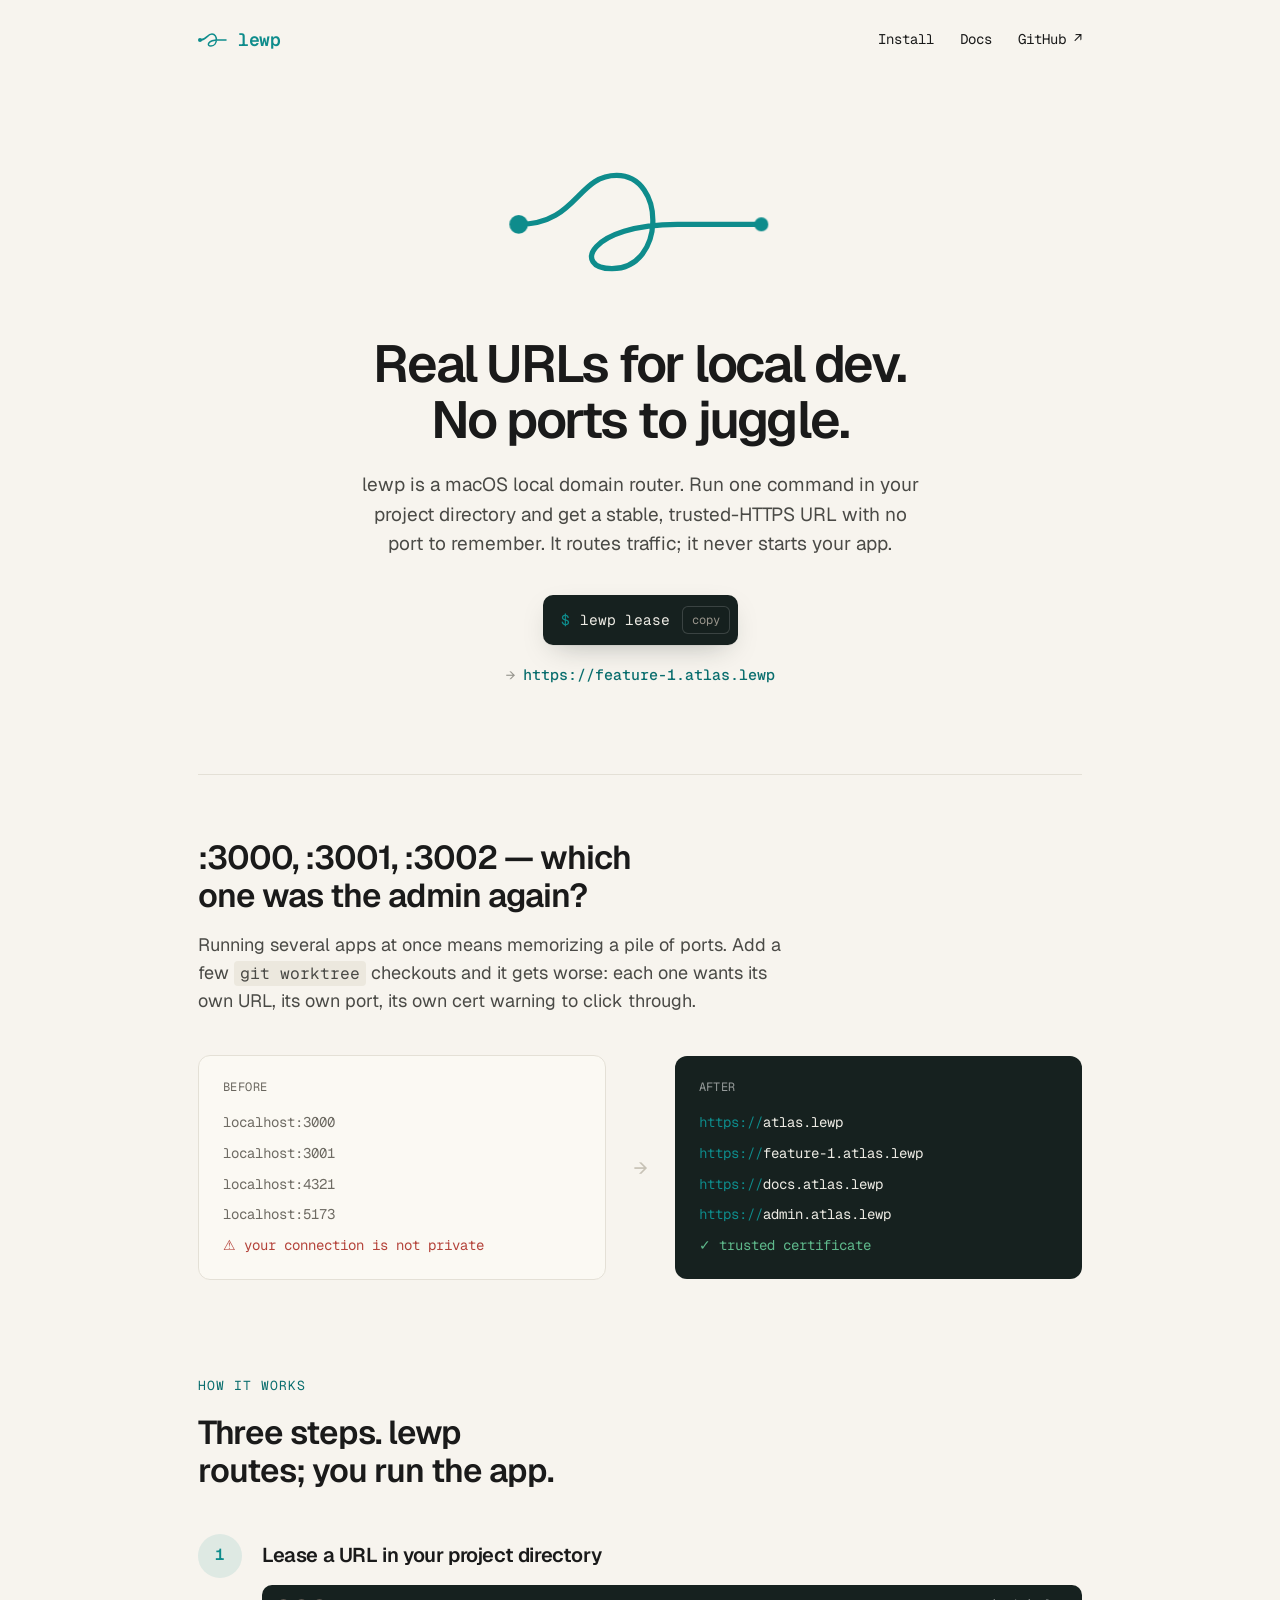
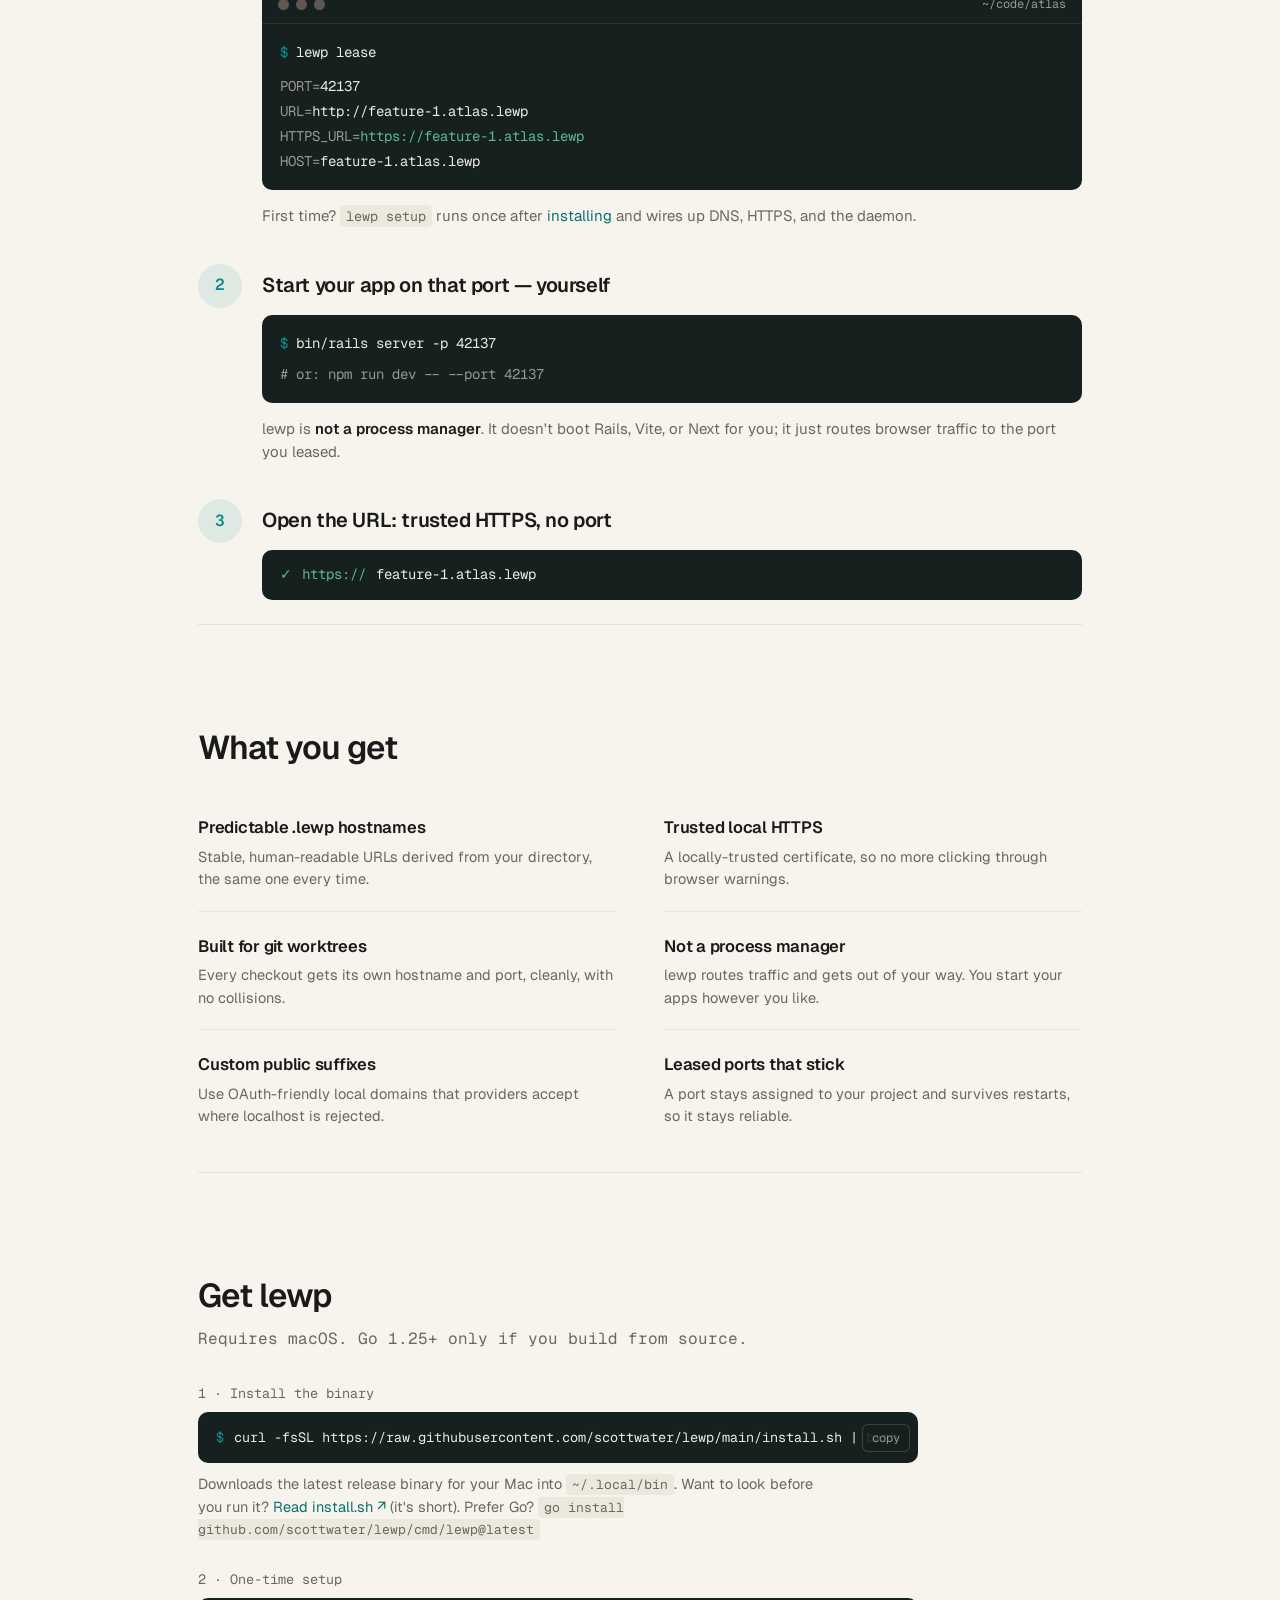
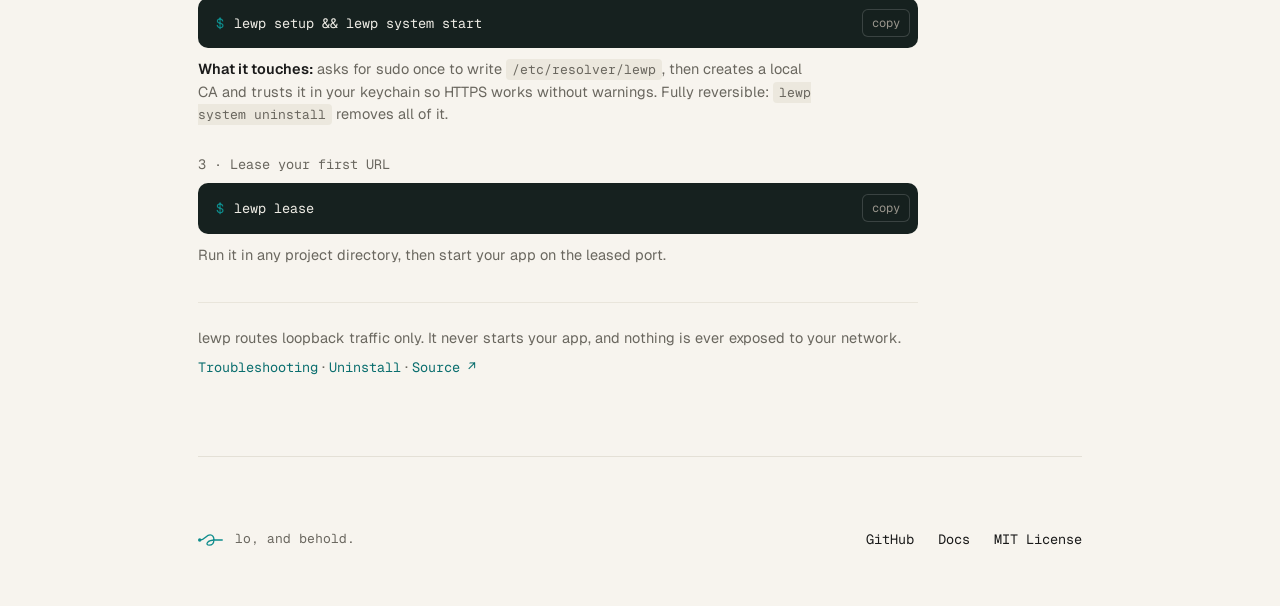
<file: site/index.html>
<!DOCTYPE html>
<html lang="en">
<head>
<meta charset="utf-8">
<meta name="viewport" content="width=device-width, initial-scale=1">
<title>lewp — Real URLs for local dev</title>
<meta name="description" content="lewp is a macOS local domain router. Run one command in your project directory and get a stable, trusted-HTTPS URL with no port to remember. It routes traffic; it never starts your app.">
<link rel="canonical" href="https://lewp.ing/">
<meta property="og:type" content="website">
<meta property="og:url" content="https://lewp.ing/">
<meta property="og:title" content="lewp — Real URLs for local dev">
<meta property="og:description" content="lewp is a macOS local domain router. Run one command in your project directory and get a stable, trusted-HTTPS URL with no port to remember. It routes traffic; it never starts your app.">
<meta property="og:image" content="https://lewp.ing/og-image.png">
<meta property="og:image:width" content="1200">
<meta property="og:image:height" content="630">
<meta property="og:image:alt" content="Lewp loop logo and the words No more port juggling.">
<meta name="twitter:card" content="summary_large_image">
<meta name="twitter:site" content="@scottw">
<meta name="twitter:creator" content="@scottw">
<meta name="twitter:title" content="lewp — Real URLs for local dev">
<meta name="twitter:description" content="lewp is a macOS local domain router. Run one command in your project directory and get a stable, trusted-HTTPS URL with no port to remember. It routes traffic; it never starts your app.">
<meta name="twitter:image" content="https://lewp.ing/twitter-image.png">
<meta name="twitter:image:alt" content="Lewp loop logo and the words No more port juggling.">
<meta name="theme-color" content="#F7F4EE">
<link rel="icon" href="favicon.ico" sizes="any">
<link rel="icon" href="favicon.svg" type="image/svg+xml">
<link rel="apple-touch-icon" href="apple-touch-icon.png">
<link rel="manifest" href="manifest.webmanifest">
<link rel="preconnect" href="https://fonts.googleapis.com">
<link rel="preconnect" href="https://fonts.gstatic.com" crossorigin>
<link href="https://fonts.googleapis.com/css2?family=Geist:wght@400;500;600;700&family=Geist+Mono:wght@400;500;600&display=swap" rel="stylesheet">
<link rel="stylesheet" href="styles.css">
</head>
<body>

<div class="container">

  <!-- ============ HEADER ============ -->
  <header class="site-header">
    <a href="index.html" class="brand">
      <svg width="30" height="16" viewBox="0 0 60 32" fill="none" style="overflow: visible;" aria-hidden="true">
        <path d="M4 16 C 18 16 18 4 28 4 C 40 4 40 28 26 28 C 16 28 20 16 40 16 L 56 16" stroke="#0E8C8C" stroke-width="3" stroke-linecap="round" fill="none"/>
        <circle cx="4" cy="16" r="4" fill="#0E8C8C"/>
      </svg>
      <span>lewp</span>
    </a>
    <nav class="nav">
      <a href="#install">Install</a>
      <a href="docs.html">Docs</a>
      <a href="https://github.com/scottwater/lewp">GitHub&nbsp;↗</a>
    </nav>
  </header>

  <!-- ============ HERO ============ -->
  <section class="hero">
    <div class="hero-logo">
      <svg width="280" height="140" viewBox="0 0 240 120" fill="none" style="overflow: visible;" aria-hidden="true">
        <path class="lewp-path" pathLength="1" d="M16 62 C 66 62 66 20 100 20 C 142 20 142 100 96 100 C 62 100 76 62 152 62 L 224 62" stroke="#0E8C8C" stroke-width="4.5" stroke-linecap="round" fill="none"/>
        <circle class="lewp-dot" cx="16" cy="62" r="8" fill="#0E8C8C"/>
        <circle class="lewp-tip" cx="224" cy="62" r="6" fill="#0E8C8C"/>
      </svg>
    </div>

    <h1 class="lewp-fade">Real URLs for local dev.<br>No ports to juggle.</h1>

    <p class="hero-sub lewp-fade-2">lewp is a macOS local domain router. Run one command in your project directory and get a stable, trusted-HTTPS URL with no port to remember. It routes traffic; it never starts your app.</p>

    <div class="hero-cta lewp-fade-2">
      <code class="hero-cmd"><span class="prompt">$</span>lewp lease</code>
      <div class="hero-url">
        <span class="arrow">→</span>
        <a href="#how">https://feature-1.atlas.lewp</a>
      </div>
    </div>
  </section>

  <!-- ============ PROBLEM ============ -->
  <section class="problem">
    <h2>:3000, :3001, :3002 — which one was the admin again?</h2>
    <p class="lede">Running several apps at once means memorizing a pile of ports. Add a few <code class="inline-code">git worktree</code> checkouts and it gets worse: each one wants its own URL, its own port, its own cert warning to click through.</p>

    <div class="before-after">
      <div class="card-before">
        <p class="card-label">BEFORE</p>
        <div class="card-list">
          <span>localhost:3000</span>
          <span>localhost:3001</span>
          <span>localhost:4321</span>
          <span>localhost:5173</span>
          <span class="warn">⚠ your connection is not private</span>
        </div>
      </div>
      <div class="arrow">→</div>
      <div class="card-after">
        <p class="card-label">AFTER</p>
        <div class="card-list">
          <span><span class="prompt">https://</span>atlas.lewp</span>
          <span><span class="prompt">https://</span>feature-1.atlas.lewp</span>
          <span><span class="prompt">https://</span>docs.atlas.lewp</span>
          <span><span class="prompt">https://</span>admin.atlas.lewp</span>
          <span class="ok">✓ trusted certificate</span>
        </div>
      </div>
    </div>
  </section>

  <!-- ============ HOW IT WORKS ============ -->
  <section id="how" class="how">
    <p class="kicker">How it works</p>
    <h2>Three steps. lewp routes; you run the app.</h2>

    <div class="steps">

      <!-- step 1 -->
      <div class="step">
        <div class="step-num">1</div>
        <div>
          <h3>Lease a URL in your project directory</h3>
          <div class="term">
            <div class="term-titlebar">
              <div class="term-lights"><span></span><span></span><span></span></div>
              <span class="term-path">~/code/atlas</span>
            </div>
            <div class="term-body">
              <div><span class="prompt">$</span> lewp lease</div>
              <div class="dim" style="margin-top: 8px;">PORT=<span class="term-ink">42137</span></div>
              <div class="dim">URL=<span class="term-ink">http://feature-1.atlas.lewp</span></div>
              <div class="dim">HTTPS_URL=<span class="ok">https://feature-1.atlas.lewp</span></div>
              <div class="dim">HOST=<span class="term-ink">feature-1.atlas.lewp</span></div>
            </div>
          </div>
          <p class="step-note">First time? <code class="inline-code">lewp setup</code> runs once after <a href="#install">installing</a> and wires up DNS, HTTPS, and the daemon.</p>
        </div>
      </div>

      <!-- step 2 -->
      <div class="step">
        <div class="step-num">2</div>
        <div>
          <h3>Start your app on that port — yourself</h3>
          <div class="term">
            <div class="term-body">
              <div><span class="prompt">$</span> bin/rails server -p 42137</div>
              <div class="dim" style="margin-top: 6px;"># or: npm run dev -- --port 42137</div>
            </div>
          </div>
          <p class="step-note">lewp is <strong>not a process manager</strong>. It doesn't boot Rails, Vite, or Next for you; it just routes browser traffic to the port you leased.</p>
        </div>
      </div>

      <!-- step 3 -->
      <div class="step">
        <div class="step-num">3</div>
        <div>
          <h3>Open the URL: trusted HTTPS, no port</h3>
          <div class="term">
            <div class="term-url">
              <span class="ok">✓</span>
              <span class="ok">https://</span><span>feature-1.atlas.lewp</span>
            </div>
          </div>
        </div>
      </div>

    </div>
  </section>

  <!-- ============ FEATURES ============ -->
  <section class="features">
    <h2>What you get</h2>
    <div class="features-grid">

      <div class="feature">
        <div>
          <h3>Predictable .lewp hostnames</h3>
          <p>Stable, human-readable URLs derived from your directory, the same one every time.</p>
        </div>
      </div>

      <div class="feature">
        <div>
          <h3>Trusted local HTTPS</h3>
          <p>A locally-trusted certificate, so no more clicking through browser warnings.</p>
        </div>
      </div>

      <div class="feature">
        <div>
          <h3>Built for git worktrees</h3>
          <p>Every checkout gets its own hostname and port, cleanly, with no collisions.</p>
        </div>
      </div>

      <div class="feature">
        <div>
          <h3>Not a process manager</h3>
          <p>lewp routes traffic and gets out of your way. You start your apps however you like.</p>
        </div>
      </div>

      <div class="feature">
        <div>
          <h3>Custom public suffixes</h3>
          <p>Use OAuth-friendly local domains that providers accept where localhost is rejected.</p>
        </div>
      </div>

      <div class="feature">
        <div>
          <h3>Leased ports that stick</h3>
          <p>A port stays assigned to your project and survives restarts, so it stays reliable.</p>
        </div>
      </div>

    </div>
  </section>

  <!-- ============ INSTALL ============ -->
  <section id="install" class="install">
    <h2>Get lewp</h2>
    <p class="reqs">Requires macOS. Go 1.25+ only if you build from source.</p>

    <div class="install-list">
      <div>
        <p class="install-label">1 · Install the binary</p>
        <code class="install-cmd"><span class="prompt">$</span>curl -fsSL https://raw.githubusercontent.com/scottwater/lewp/main/install.sh | bash</code>
        <p class="install-note">Downloads the latest release binary for your Mac into <code class="inline-code">~/.local/bin</code>. Want to look before you run it? <a href="https://github.com/scottwater/lewp/blob/main/install.sh">Read install.sh&nbsp;↗</a> (it's short). Prefer Go? <code class="inline-code">go install github.com/scottwater/lewp/cmd/lewp@latest</code></p>
      </div>
      <div>
        <p class="install-label">2 · One-time setup</p>
        <code class="install-cmd"><span class="prompt">$</span>lewp setup &amp;&amp; lewp system start</code>
        <p class="install-note"><strong>What it touches:</strong> asks for sudo once to write <code class="inline-code">/etc/resolver/lewp</code>, then creates a local CA and trusts it in your keychain so HTTPS works without warnings. Fully reversible: <code class="inline-code">lewp system uninstall</code> removes all of it.</p>
      </div>
      <div>
        <p class="install-label">3 · Lease your first URL</p>
        <code class="install-cmd"><span class="prompt">$</span>lewp lease</code>
        <p class="install-note">Run it in any project directory, then start your app on the leased port.</p>
      </div>
    </div>

    <div class="install-trust">
      <p>lewp routes loopback traffic only. It never starts your app, and nothing is ever exposed to your network.</p>
      <p><a href="docs.html#troubleshooting">Troubleshooting</a> · <a href="docs.html#system">Uninstall</a> · <a href="https://github.com/scottwater/lewp">Source&nbsp;↗</a></p>
    </div>
  </section>

  <!-- ============ FOOTER ============ -->
  <footer class="site-footer">
    <div class="footer-tag">
      <svg width="26" height="14" viewBox="0 0 60 32" fill="none" aria-hidden="true">
        <path d="M4 16 C 18 16 18 4 28 4 C 40 4 40 28 26 28 C 16 28 20 16 40 16 L 56 16" stroke="#0E8C8C" stroke-width="3" stroke-linecap="round" fill="none"/>
        <circle cx="4" cy="16" r="4" fill="#0E8C8C"/>
      </svg>
      <span>lo, and behold.</span>
    </div>
    <nav class="footer-nav">
      <a href="https://github.com/scottwater/lewp">GitHub</a>
      <a href="docs.html">Docs</a>
      <a href="https://github.com/scottwater/lewp/blob/main/LICENSE">MIT License</a>
    </nav>
  </footer>

</div>

<script src="site.js" defer></script>
</body>
</html>
</file>
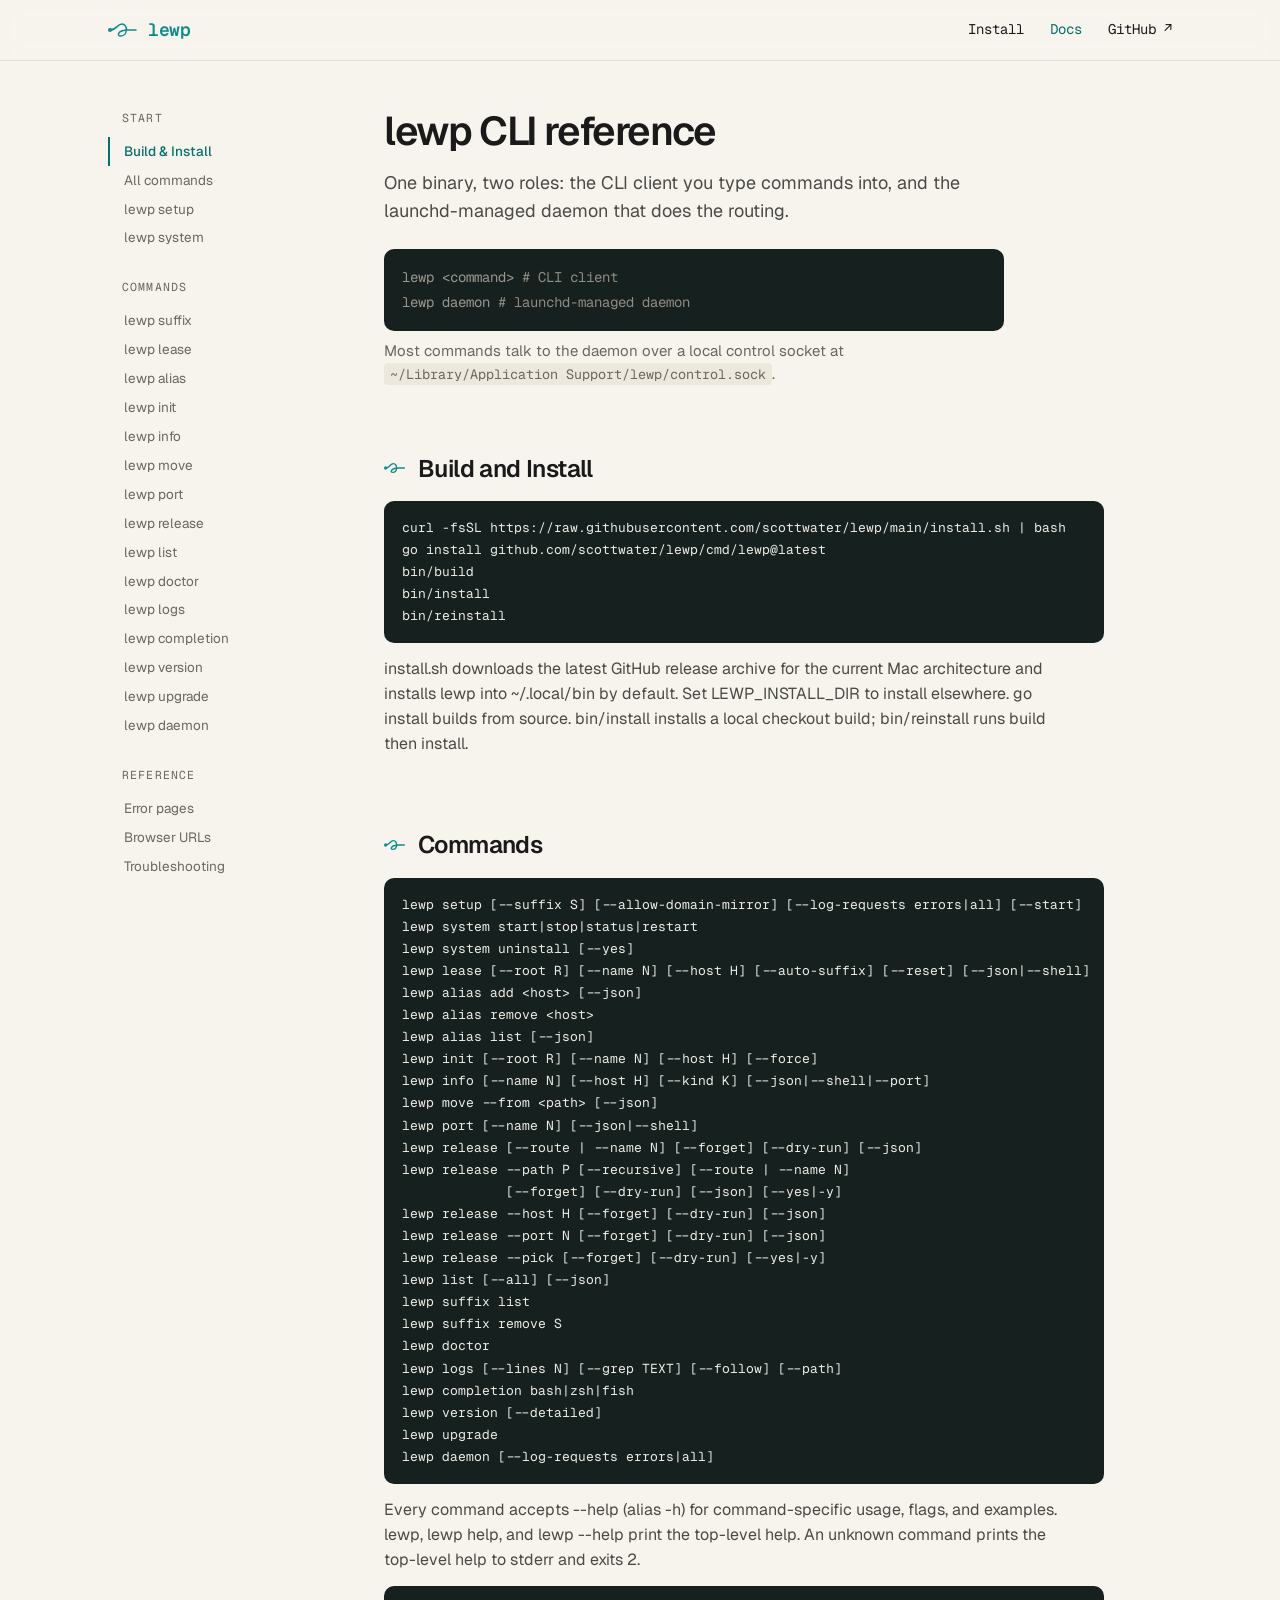
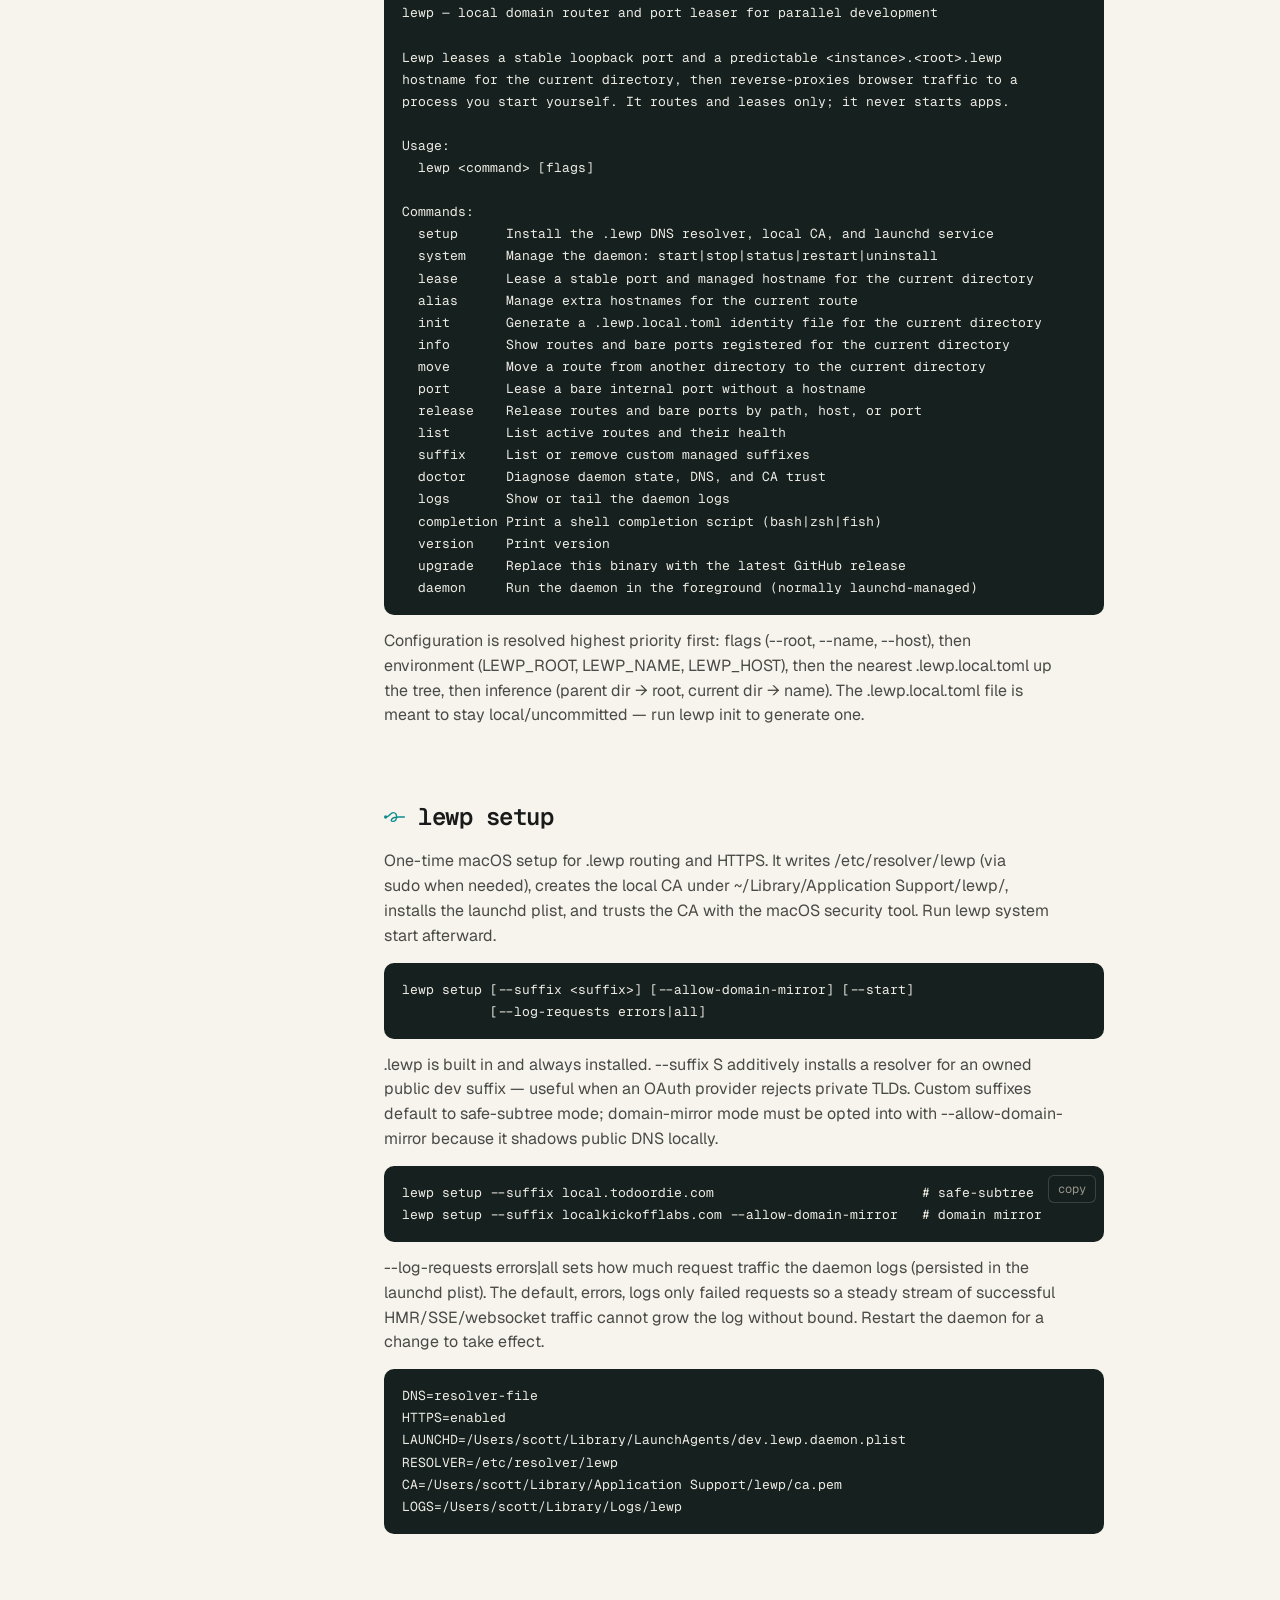
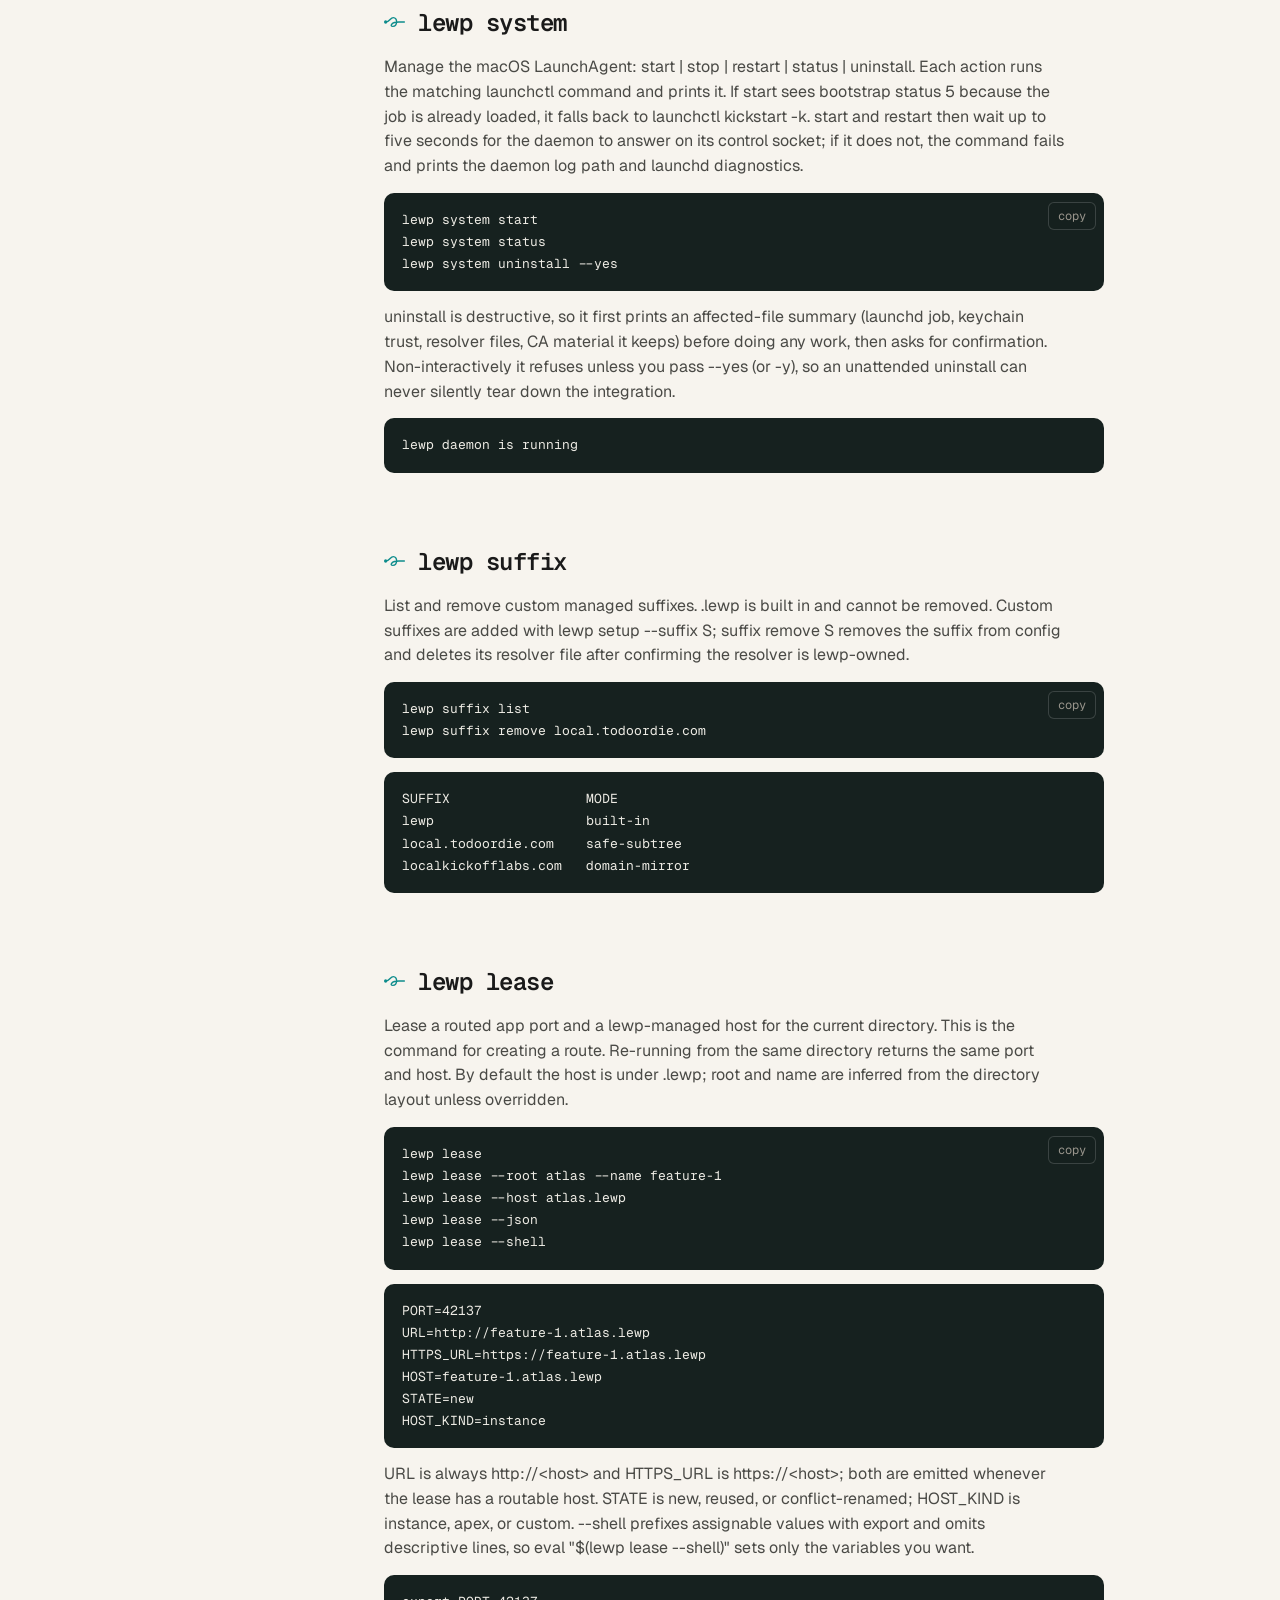
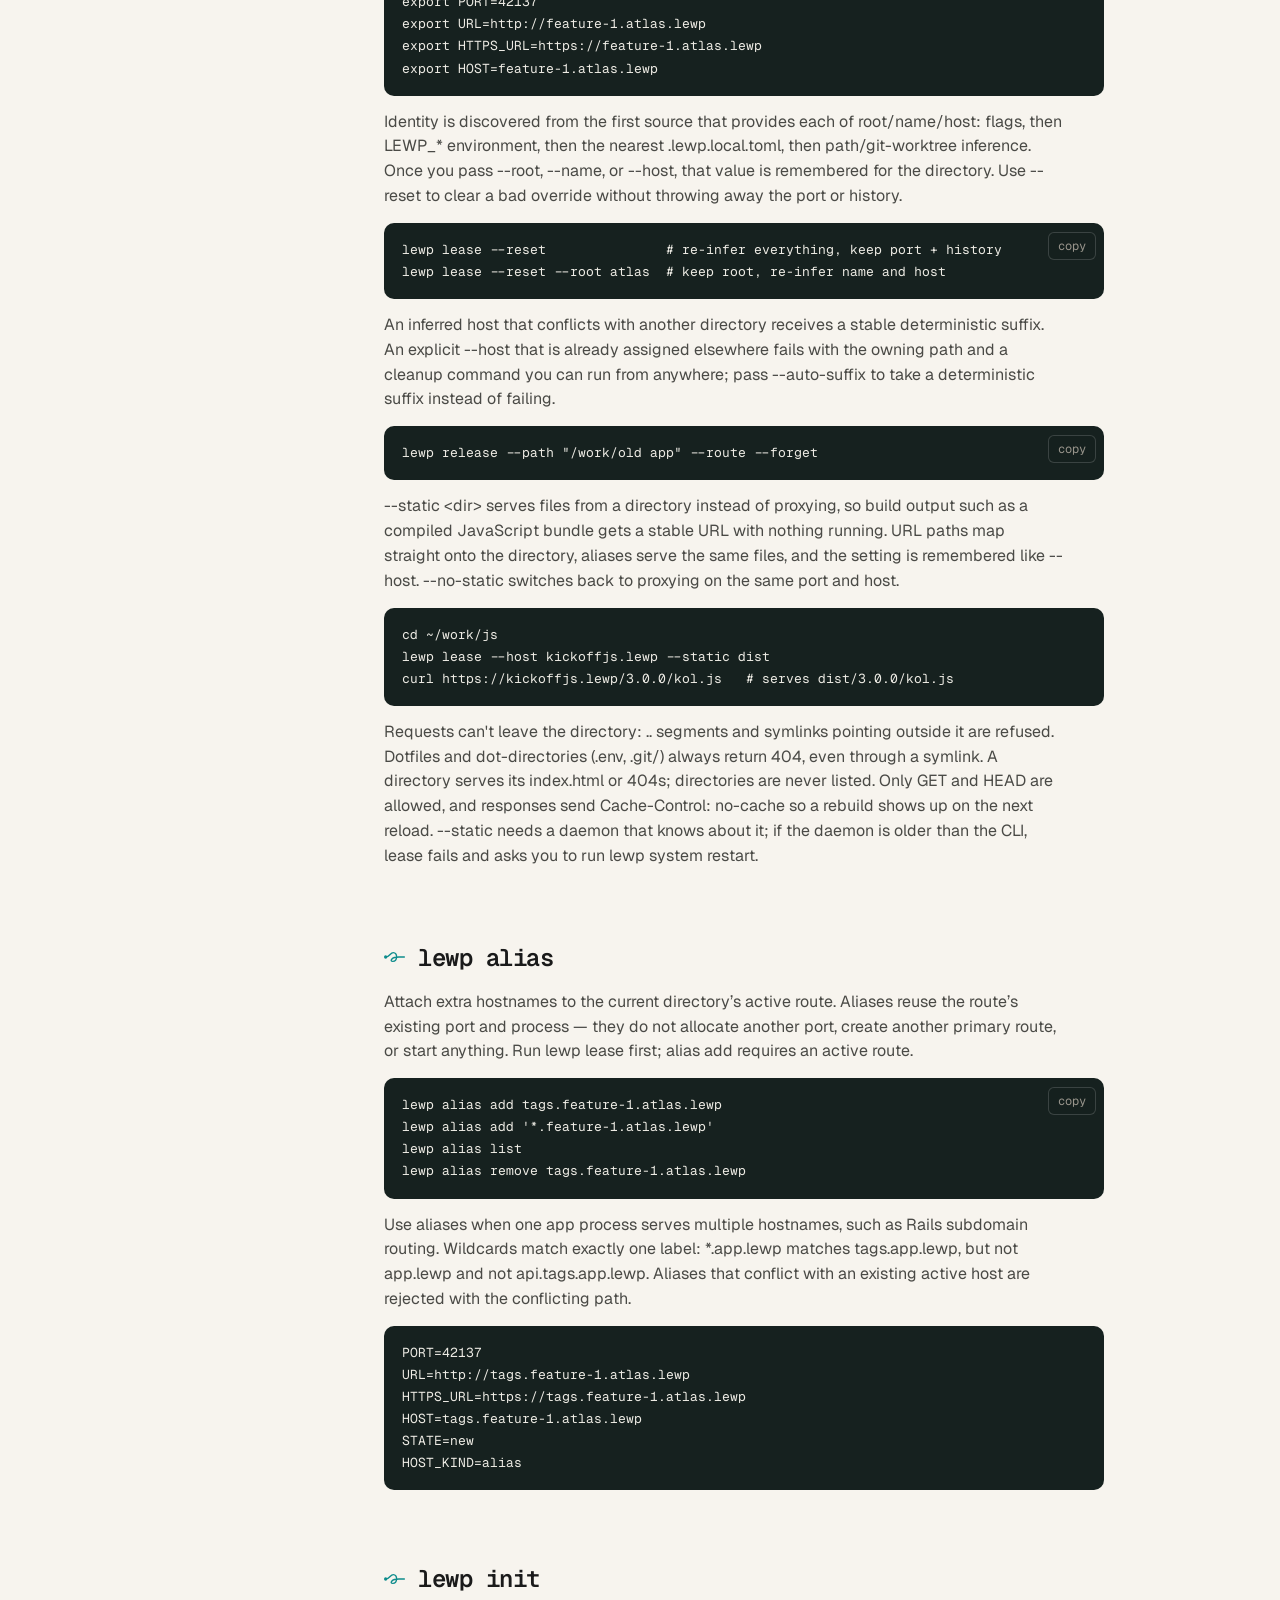
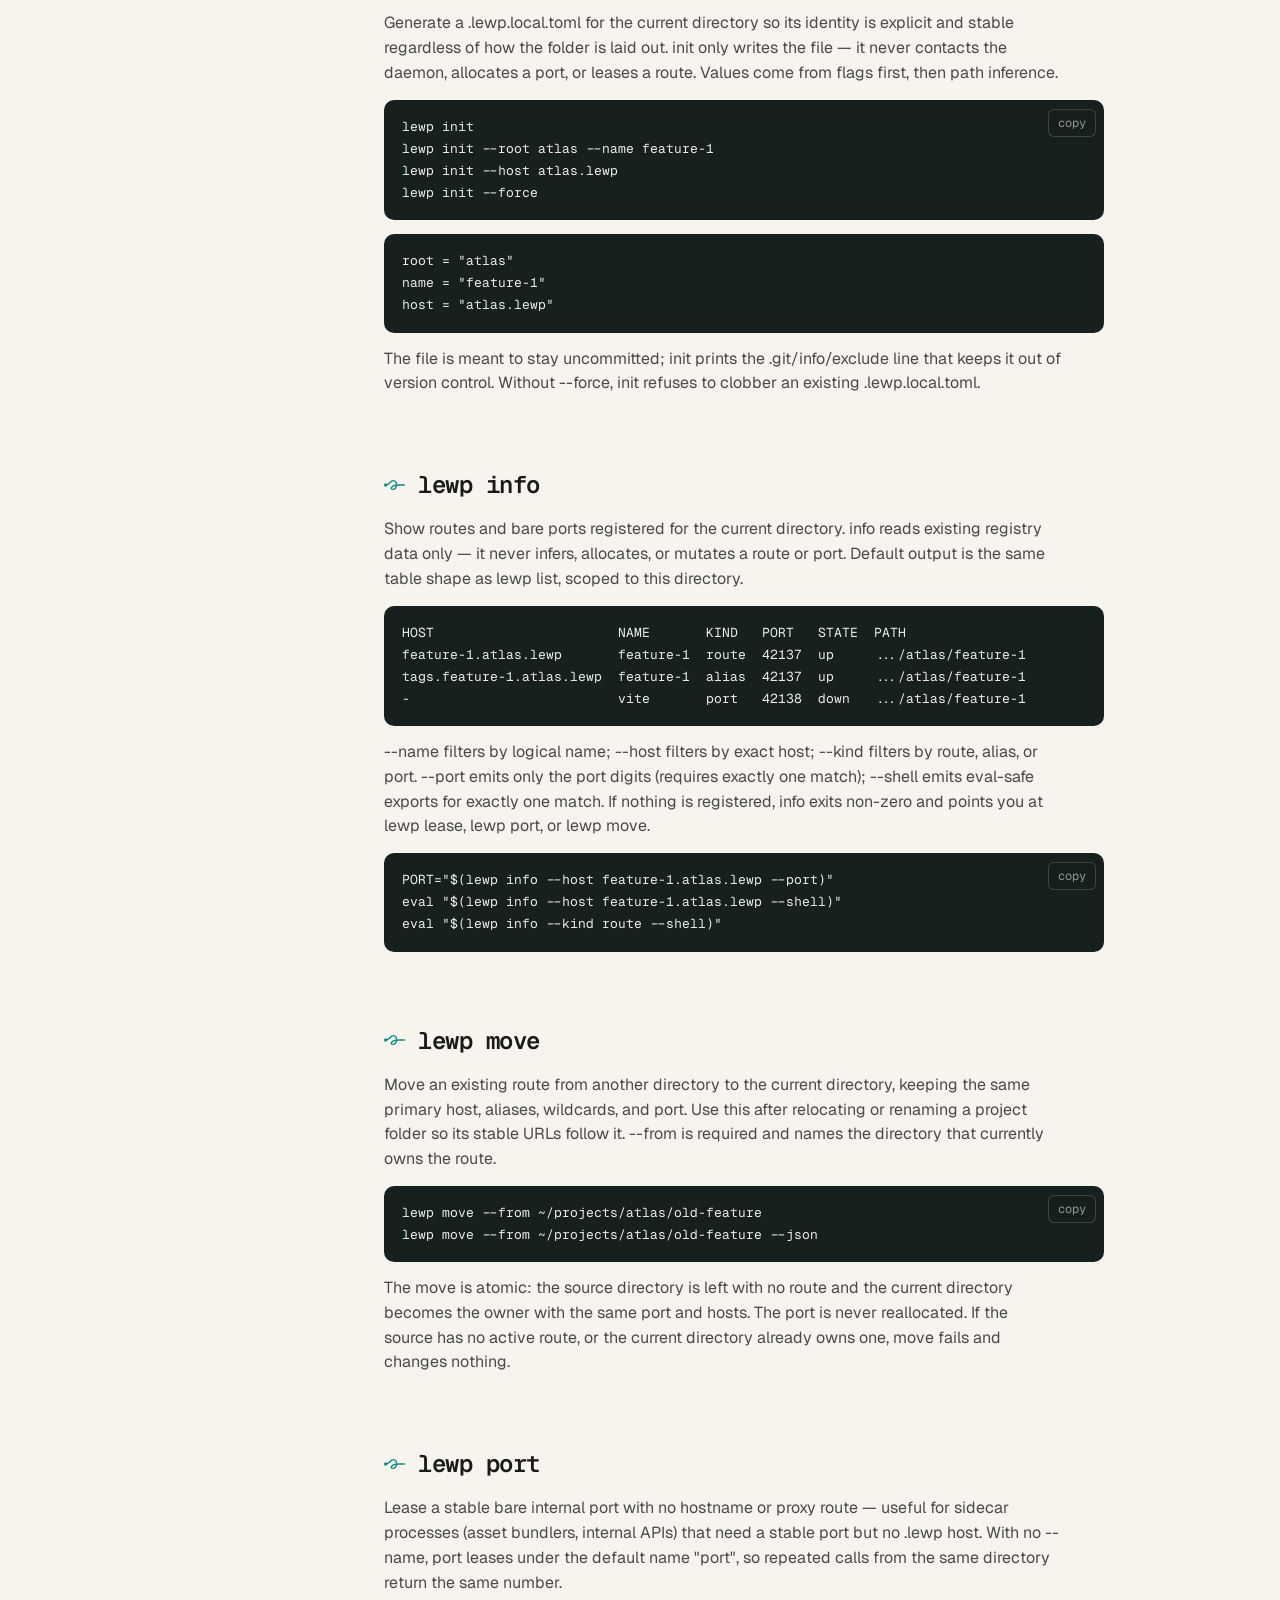
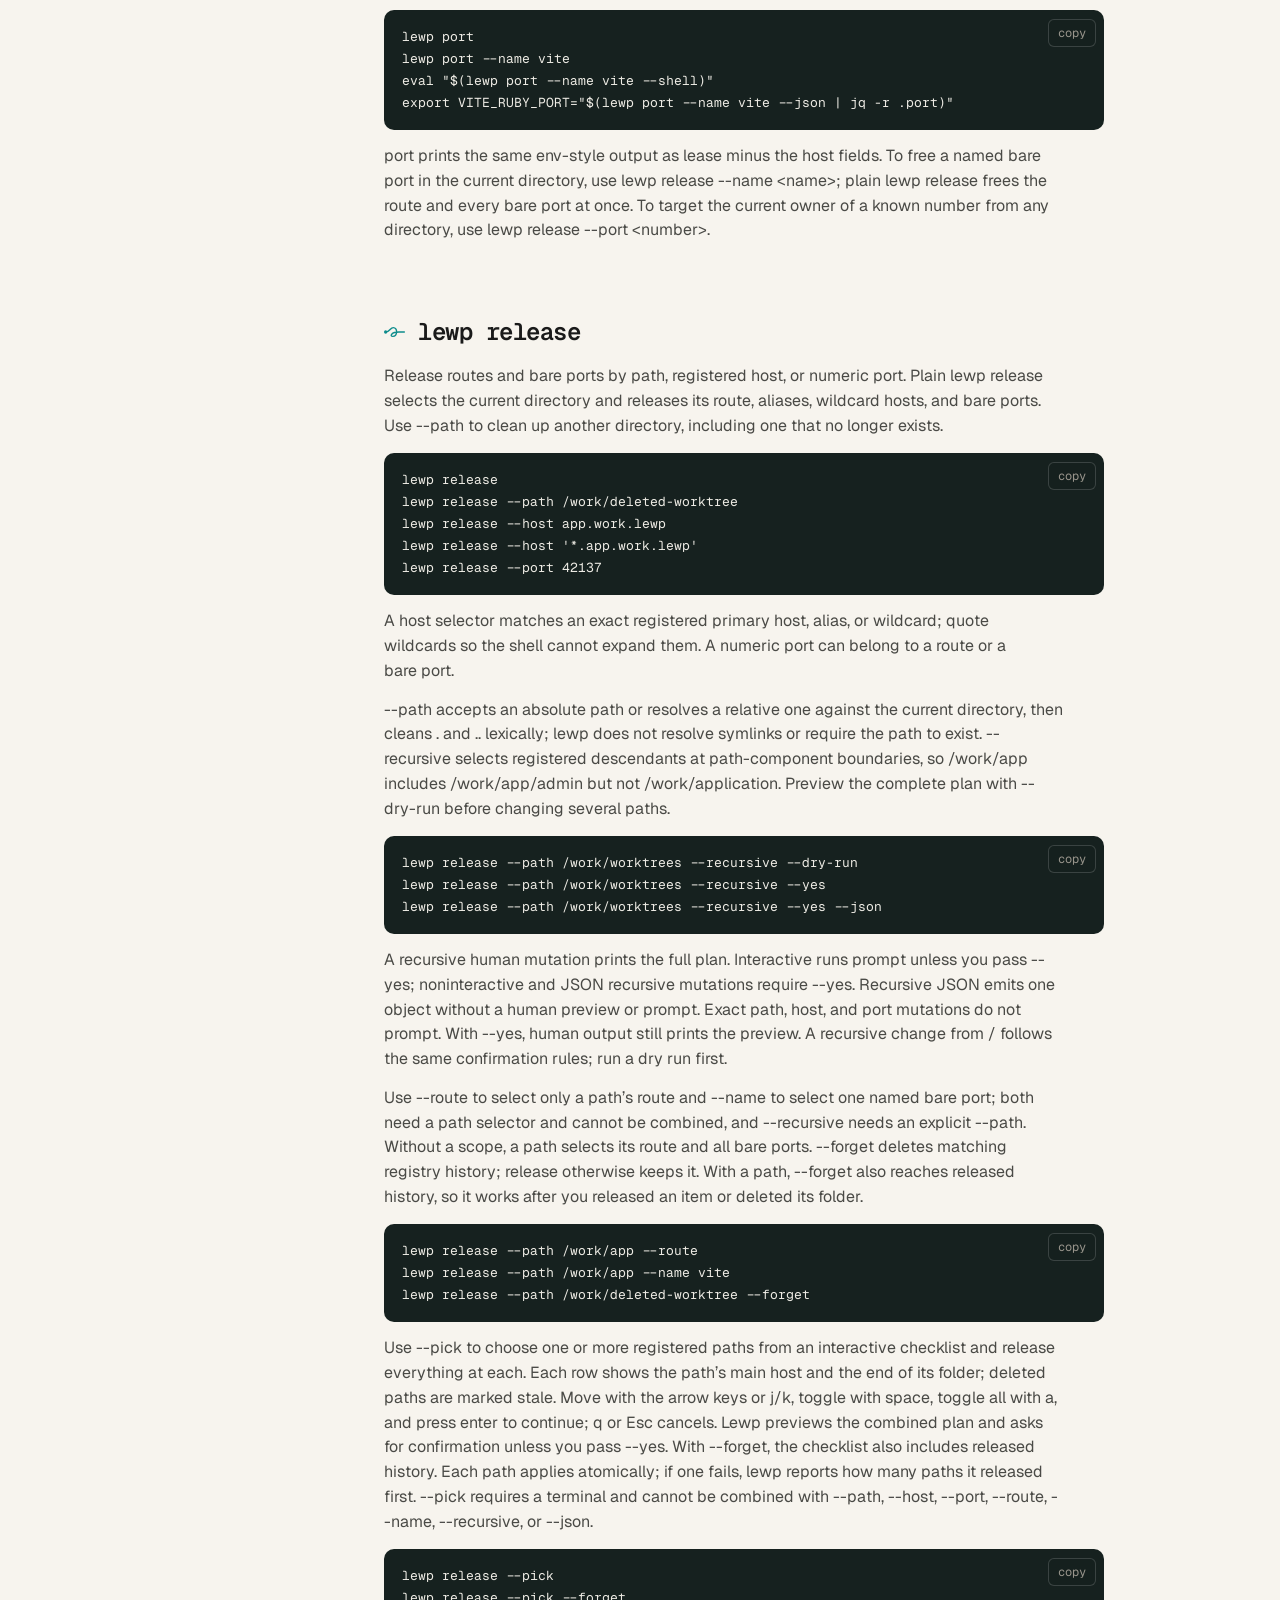
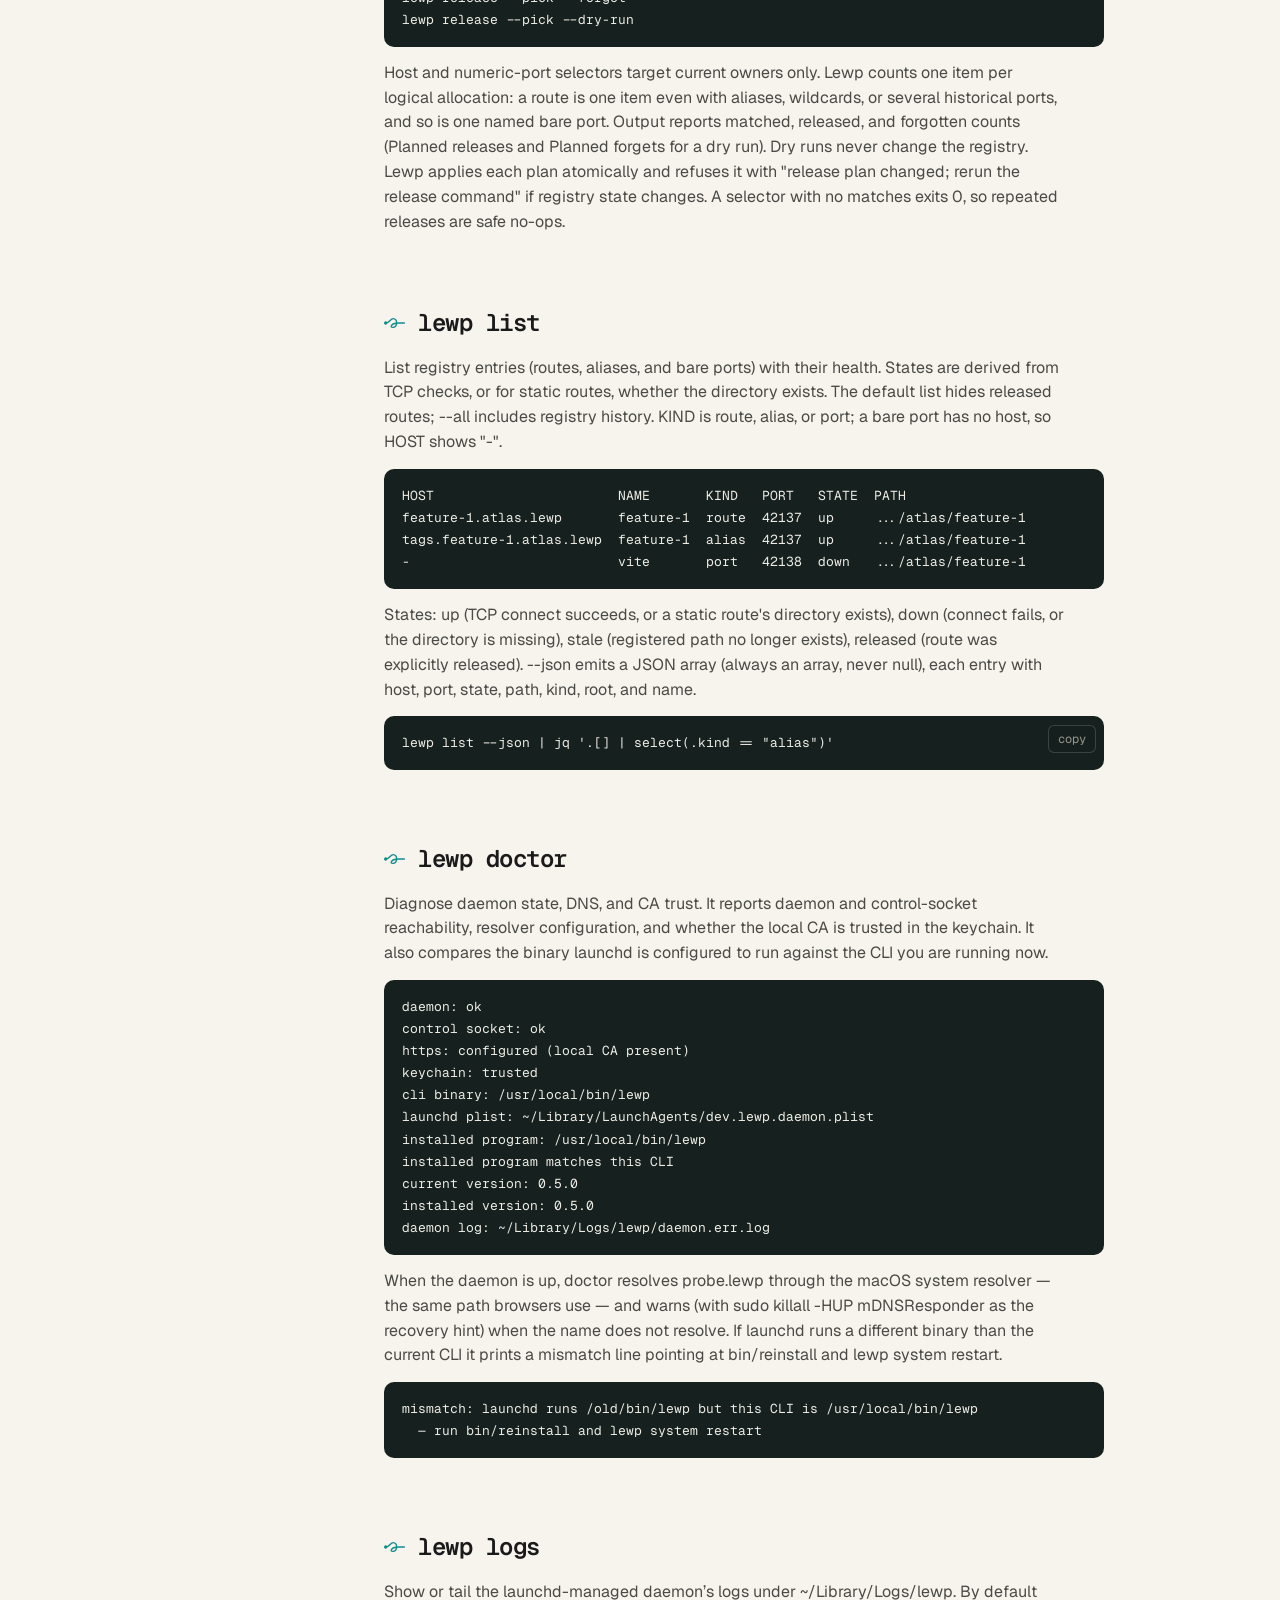
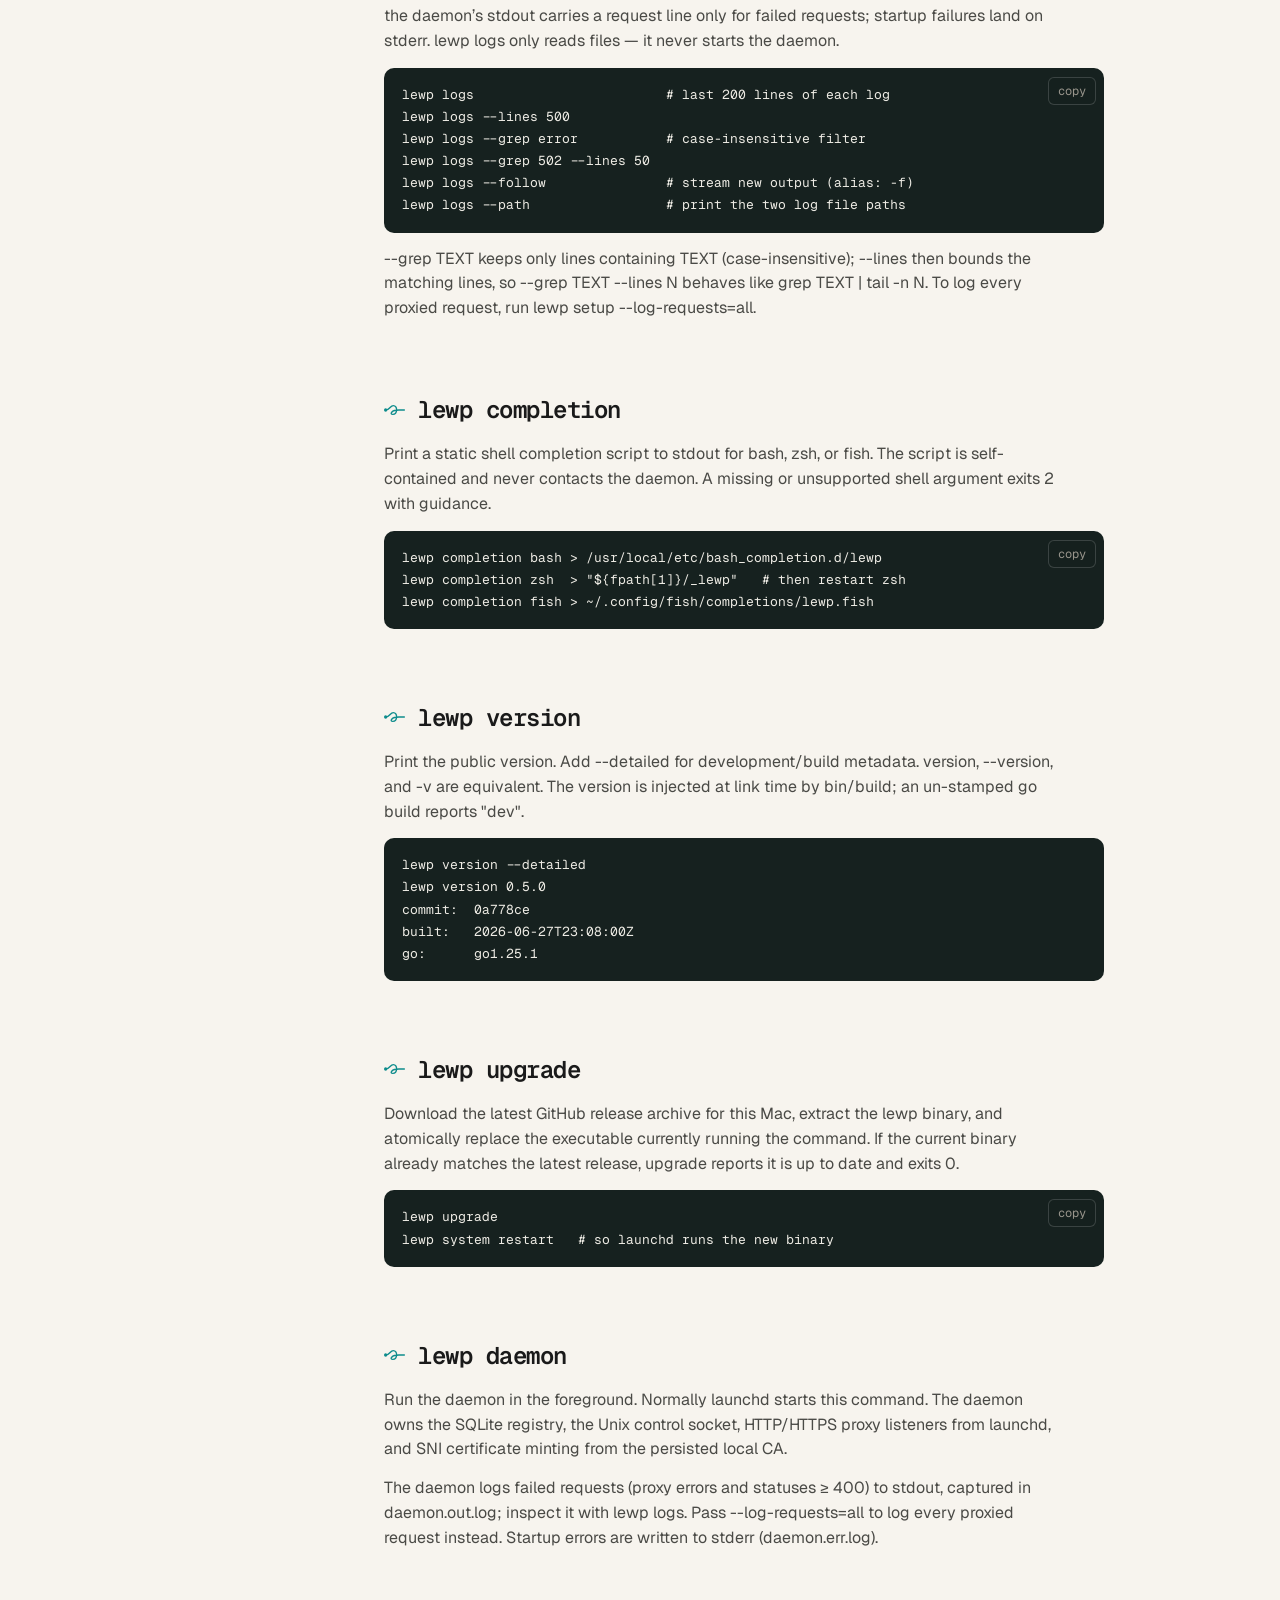
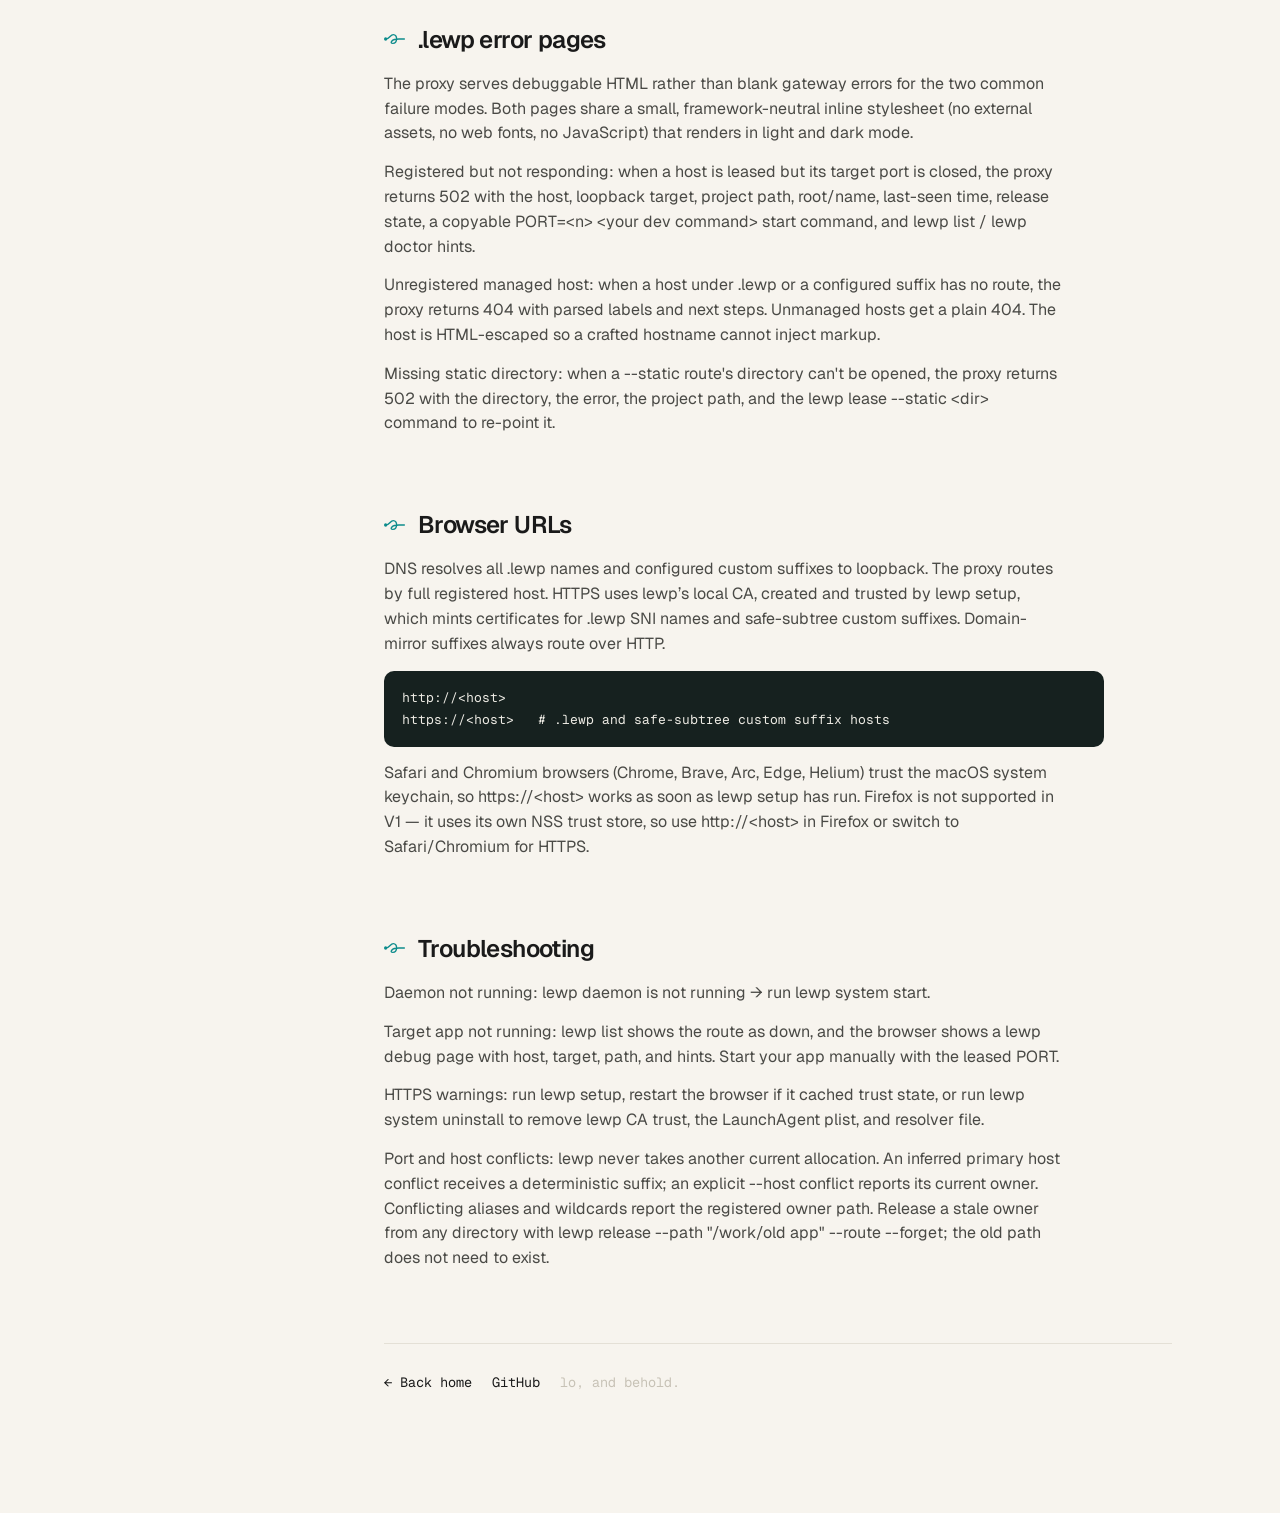
<file: site/docs.html>
<!DOCTYPE html>
<html lang="en">
<head>
<meta charset="utf-8">
<meta name="viewport" content="width=device-width, initial-scale=1">
<title>lewp docs — CLI reference</title>
<meta name="description" content="The full lewp CLI reference: one binary, two roles — the CLI client you type commands into, and the launchd-managed daemon that does the routing.">
<link rel="canonical" href="https://lewp.ing/docs.html">
<meta property="og:type" content="website">
<meta property="og:url" content="https://lewp.ing/docs.html">
<meta property="og:title" content="lewp docs — CLI reference">
<meta property="og:description" content="The full lewp CLI reference: one binary, two roles — the CLI client you type commands into, and the launchd-managed daemon that does the routing.">
<meta property="og:image" content="https://lewp.ing/og-image.png">
<meta property="og:image:width" content="1200">
<meta property="og:image:height" content="630">
<meta property="og:image:alt" content="Lewp loop logo and the words No more port juggling.">
<meta name="twitter:card" content="summary_large_image">
<meta name="twitter:site" content="@scottw">
<meta name="twitter:creator" content="@scottw">
<meta name="twitter:title" content="lewp docs — CLI reference">
<meta name="twitter:description" content="The full lewp CLI reference: one binary, two roles — the CLI client you type commands into, and the launchd-managed daemon that does the routing.">
<meta name="twitter:image" content="https://lewp.ing/twitter-image.png">
<meta name="twitter:image:alt" content="Lewp loop logo and the words No more port juggling.">
<meta name="theme-color" content="#F7F4EE">
<link rel="icon" href="favicon.ico" sizes="any">
<link rel="icon" href="favicon.svg" type="image/svg+xml">
<link rel="apple-touch-icon" href="apple-touch-icon.png">
<link rel="manifest" href="manifest.webmanifest">
<link rel="preconnect" href="https://fonts.googleapis.com">
<link rel="preconnect" href="https://fonts.gstatic.com" crossorigin>
<link href="https://fonts.googleapis.com/css2?family=Geist:wght@400;500;600;700&family=Geist+Mono:wght@400;500;600&display=swap" rel="stylesheet">
<link rel="stylesheet" href="styles.css">
</head>
<body>

<!-- ============ HEADER ============ -->
<header class="docs-header">
  <div class="docs-header-inner">
    <a href="index.html" class="brand">
      <svg width="30" height="16" viewBox="0 0 60 32" fill="none" style="overflow: visible;" aria-hidden="true">
        <path d="M4 16 C 18 16 18 4 28 4 C 40 4 40 28 26 28 C 16 28 20 16 40 16 L 56 16" stroke="#0E8C8C" stroke-width="3" stroke-linecap="round" fill="none"/>
        <circle cx="4" cy="16" r="4" fill="#0E8C8C"/>
      </svg>
      <span>lewp</span>
    </a>
    <nav class="nav">
      <a href="index.html#install">Install</a>
      <a href="docs.html" class="active">Docs</a>
      <a href="https://github.com/scottwater/lewp">GitHub&nbsp;↗</a>
    </nav>
  </div>
</header>

<div class="doc-grid">

  <!-- ============ SIDEBAR ============ -->
  <aside class="doc-side-wrap">
    <nav class="doc-side">
      <p class="doc-side-title">Start</p>
      <a href="#install">Build &amp; Install</a>
      <a href="#commands">All commands</a>
      <a href="#setup">lewp setup</a>
      <a href="#system">lewp system</a>
      <p class="doc-side-title">Commands</p>
      <a href="#suffix">lewp suffix</a>
      <a href="#lease">lewp lease</a>
      <a href="#alias">lewp alias</a>
      <a href="#init">lewp init</a>
      <a href="#info">lewp info</a>
      <a href="#move">lewp move</a>
      <a href="#port">lewp port</a>
      <a href="#release">lewp release</a>
      <a href="#list">lewp list</a>
      <a href="#doctor">lewp doctor</a>
      <a href="#logs">lewp logs</a>
      <a href="#completion">lewp completion</a>
      <a href="#version">lewp version</a>
      <a href="#upgrade">lewp upgrade</a>
      <a href="#daemon">lewp daemon</a>
      <p class="doc-side-title">Reference</p>
      <a href="#errors">Error pages</a>
      <a href="#browser">Browser URLs</a>
      <a href="#troubleshooting">Troubleshooting</a>
    </nav>
  </aside>

  <!-- ============ CONTENT ============ -->
  <main class="doc-main">
    <h1>lewp CLI reference</h1>
    <p class="doc-lede">One binary, two roles: the CLI client you type commands into, and the launchd-managed daemon that does the routing.</p>
    <div class="term doc-intro-term">
      <div class="term-body">
        <div><span class="dim">lewp &lt;command&gt;</span>   <span class="comment"># CLI client</span></div>
        <div><span class="dim">lewp daemon</span>      <span class="comment"># launchd-managed daemon</span></div>
      </div>
    </div>
    <p class="doc-note">Most commands talk to the daemon over a local control socket at <code class="inline-code">~/Library/Application Support/lewp/control.sock</code>.</p>

    <section id="install" class="doc-section doc-scroll">
      <div class="doc-section-head">
        <svg width="22" height="14" viewBox="0 0 40 24" fill="none" aria-hidden="true">
          <path d="M3 12 C 11 12 11 4 17 4 C 25 4 25 20 16 20 C 10 20 13 12 27 12 L 37 12" stroke="#0E8C8C" stroke-width="2.5" stroke-linecap="round" fill="none"/>
          <circle cx="3" cy="12" r="3" fill="#0E8C8C"/>
        </svg>
        <h2>Build and Install</h2>
      </div>
      <pre class="no-copy">curl -fsSL https://raw.githubusercontent.com/scottwater/lewp/main/install.sh | bash
go install github.com/scottwater/lewp/cmd/lewp@latest
bin/build
bin/install
bin/reinstall</pre>
      <p>install.sh downloads the latest GitHub release archive for the current Mac architecture and installs lewp into ~/.local/bin by default. Set LEWP_INSTALL_DIR to install elsewhere. go install builds from source. bin/install installs a local checkout build; bin/reinstall runs build then install.</p>
    </section>

    <section id="commands" class="doc-section doc-scroll">
      <div class="doc-section-head">
        <svg width="22" height="14" viewBox="0 0 40 24" fill="none" aria-hidden="true">
          <path d="M3 12 C 11 12 11 4 17 4 C 25 4 25 20 16 20 C 10 20 13 12 27 12 L 37 12" stroke="#0E8C8C" stroke-width="2.5" stroke-linecap="round" fill="none"/>
          <circle cx="3" cy="12" r="3" fill="#0E8C8C"/>
        </svg>
        <h2>Commands</h2>
      </div>
      <pre class="no-copy">lewp setup [--suffix S] [--allow-domain-mirror] [--log-requests errors|all] [--start]
lewp system start|stop|status|restart
lewp system uninstall [--yes]
lewp lease [--root R] [--name N] [--host H] [--auto-suffix] [--reset] [--json|--shell]
lewp alias add &lt;host&gt; [--json]
lewp alias remove &lt;host&gt;
lewp alias list [--json]
lewp init [--root R] [--name N] [--host H] [--force]
lewp info [--name N] [--host H] [--kind K] [--json|--shell|--port]
lewp move --from &lt;path&gt; [--json]
lewp port [--name N] [--json|--shell]
lewp release [--route | --name N] [--forget] [--dry-run] [--json]
lewp release --path P [--recursive] [--route | --name N]
             [--forget] [--dry-run] [--json] [--yes|-y]
lewp release --host H [--forget] [--dry-run] [--json]
lewp release --port N [--forget] [--dry-run] [--json]
lewp release --pick [--forget] [--dry-run] [--yes|-y]
lewp list [--all] [--json]
lewp suffix list
lewp suffix remove S
lewp doctor
lewp logs [--lines N] [--grep TEXT] [--follow] [--path]
lewp completion bash|zsh|fish
lewp version [--detailed]
lewp upgrade
lewp daemon [--log-requests errors|all]</pre>
      <p>Every command accepts --help (alias -h) for command-specific usage, flags, and examples. lewp, lewp help, and lewp --help print the top-level help. An unknown command prints the top-level help to stderr and exits 2.</p>
      <pre>lewp — local domain router and port leaser for parallel development

Lewp leases a stable loopback port and a predictable &lt;instance&gt;.&lt;root&gt;.lewp
hostname for the current directory, then reverse-proxies browser traffic to a
process you start yourself. It routes and leases only; it never starts apps.

Usage:
  lewp &lt;command&gt; [flags]

Commands:
  setup      Install the .lewp DNS resolver, local CA, and launchd service
  system     Manage the daemon: start|stop|status|restart|uninstall
  lease      Lease a stable port and managed hostname for the current directory
  alias      Manage extra hostnames for the current route
  init       Generate a .lewp.local.toml identity file for the current directory
  info       Show routes and bare ports registered for the current directory
  move       Move a route from another directory to the current directory
  port       Lease a bare internal port without a hostname
  release    Release routes and bare ports by path, host, or port
  list       List active routes and their health
  suffix     List or remove custom managed suffixes
  doctor     Diagnose daemon state, DNS, and CA trust
  logs       Show or tail the daemon logs
  completion Print a shell completion script (bash|zsh|fish)
  version    Print version
  upgrade    Replace this binary with the latest GitHub release
  daemon     Run the daemon in the foreground (normally launchd-managed)</pre>
      <p>Configuration is resolved highest priority first: flags (--root, --name, --host), then environment (LEWP_ROOT, LEWP_NAME, LEWP_HOST), then the nearest .lewp.local.toml up the tree, then inference (parent dir → root, current dir → name). The .lewp.local.toml file is meant to stay local/uncommitted — run lewp init to generate one.</p>
    </section>

    <section id="setup" class="doc-section doc-scroll">
      <div class="doc-section-head">
        <svg width="22" height="14" viewBox="0 0 40 24" fill="none" aria-hidden="true">
          <path d="M3 12 C 11 12 11 4 17 4 C 25 4 25 20 16 20 C 10 20 13 12 27 12 L 37 12" stroke="#0E8C8C" stroke-width="2.5" stroke-linecap="round" fill="none"/>
          <circle cx="3" cy="12" r="3" fill="#0E8C8C"/>
        </svg>
        <h2 class="cmd">lewp setup</h2>
      </div>
      <p>One-time macOS setup for .lewp routing and HTTPS. It writes /etc/resolver/lewp (via sudo when needed), creates the local CA under ~/Library/Application Support/lewp/, installs the launchd plist, and trusts the CA with the macOS security tool. Run lewp system start afterward.</p>
      <pre>lewp setup [--suffix &lt;suffix&gt;] [--allow-domain-mirror] [--start]
           [--log-requests errors|all]</pre>
      <p>.lewp is built in and always installed. --suffix S additively installs a resolver for an owned public dev suffix — useful when an OAuth provider rejects private TLDs. Custom suffixes default to safe-subtree mode; domain-mirror mode must be opted into with --allow-domain-mirror because it shadows public DNS locally.</p>
      <pre>lewp setup --suffix local.todoordie.com                          # safe-subtree
lewp setup --suffix localkickofflabs.com --allow-domain-mirror   # domain mirror</pre>
      <p>--log-requests errors|all sets how much request traffic the daemon logs (persisted in the launchd plist). The default, errors, logs only failed requests so a steady stream of successful HMR/SSE/websocket traffic cannot grow the log without bound. Restart the daemon for a change to take effect.</p>
      <pre>DNS=resolver-file
HTTPS=enabled
LAUNCHD=/Users/scott/Library/LaunchAgents/dev.lewp.daemon.plist
RESOLVER=/etc/resolver/lewp
CA=/Users/scott/Library/Application Support/lewp/ca.pem
LOGS=/Users/scott/Library/Logs/lewp</pre>
    </section>

    <section id="system" class="doc-section doc-scroll">
      <div class="doc-section-head">
        <svg width="22" height="14" viewBox="0 0 40 24" fill="none" aria-hidden="true">
          <path d="M3 12 C 11 12 11 4 17 4 C 25 4 25 20 16 20 C 10 20 13 12 27 12 L 37 12" stroke="#0E8C8C" stroke-width="2.5" stroke-linecap="round" fill="none"/>
          <circle cx="3" cy="12" r="3" fill="#0E8C8C"/>
        </svg>
        <h2 class="cmd">lewp system</h2>
      </div>
      <p>Manage the macOS LaunchAgent: start | stop | restart | status | uninstall. Each action runs the matching launchctl command and prints it. If start sees bootstrap status 5 because the job is already loaded, it falls back to launchctl kickstart -k. start and restart then wait up to five seconds for the daemon to answer on its control socket; if it does not, the command fails and prints the daemon log path and launchd diagnostics.</p>
      <pre>lewp system start
lewp system status
lewp system uninstall --yes</pre>
      <p>uninstall is destructive, so it first prints an affected-file summary (launchd job, keychain trust, resolver files, CA material it keeps) before doing any work, then asks for confirmation. Non-interactively it refuses unless you pass --yes (or -y), so an unattended uninstall can never silently tear down the integration.</p>
      <pre class="no-copy">lewp daemon is running</pre>
    </section>

    <section id="suffix" class="doc-section doc-scroll">
      <div class="doc-section-head">
        <svg width="22" height="14" viewBox="0 0 40 24" fill="none" aria-hidden="true">
          <path d="M3 12 C 11 12 11 4 17 4 C 25 4 25 20 16 20 C 10 20 13 12 27 12 L 37 12" stroke="#0E8C8C" stroke-width="2.5" stroke-linecap="round" fill="none"/>
          <circle cx="3" cy="12" r="3" fill="#0E8C8C"/>
        </svg>
        <h2 class="cmd">lewp suffix</h2>
      </div>
      <p>List and remove custom managed suffixes. .lewp is built in and cannot be removed. Custom suffixes are added with lewp setup --suffix S; suffix remove S removes the suffix from config and deletes its resolver file after confirming the resolver is lewp-owned.</p>
      <pre>lewp suffix list
lewp suffix remove local.todoordie.com</pre>
      <pre>SUFFIX                 MODE
lewp                   built-in
local.todoordie.com    safe-subtree
localkickofflabs.com   domain-mirror</pre>
    </section>

    <section id="lease" class="doc-section doc-scroll">
      <div class="doc-section-head">
        <svg width="22" height="14" viewBox="0 0 40 24" fill="none" aria-hidden="true">
          <path d="M3 12 C 11 12 11 4 17 4 C 25 4 25 20 16 20 C 10 20 13 12 27 12 L 37 12" stroke="#0E8C8C" stroke-width="2.5" stroke-linecap="round" fill="none"/>
          <circle cx="3" cy="12" r="3" fill="#0E8C8C"/>
        </svg>
        <h2 class="cmd">lewp lease</h2>
      </div>
      <p>Lease a routed app port and a lewp-managed host for the current directory. This is the command for creating a route. Re-running from the same directory returns the same port and host. By default the host is under .lewp; root and name are inferred from the directory layout unless overridden.</p>
      <pre>lewp lease
lewp lease --root atlas --name feature-1
lewp lease --host atlas.lewp
lewp lease --json
lewp lease --shell</pre>
      <pre>PORT=42137
URL=http://feature-1.atlas.lewp
HTTPS_URL=https://feature-1.atlas.lewp
HOST=feature-1.atlas.lewp
STATE=new
HOST_KIND=instance</pre>
      <p>URL is always http://&lt;host&gt; and HTTPS_URL is https://&lt;host&gt;; both are emitted whenever the lease has a routable host. STATE is new, reused, or conflict-renamed; HOST_KIND is instance, apex, or custom. --shell prefixes assignable values with export and omits descriptive lines, so eval "$(lewp lease --shell)" sets only the variables you want.</p>
      <pre>export PORT=42137
export URL=http://feature-1.atlas.lewp
export HTTPS_URL=https://feature-1.atlas.lewp
export HOST=feature-1.atlas.lewp</pre>
      <p>Identity is discovered from the first source that provides each of root/name/host: flags, then LEWP_* environment, then the nearest .lewp.local.toml, then path/git-worktree inference. Once you pass --root, --name, or --host, that value is remembered for the directory. Use --reset to clear a bad override without throwing away the port or history.</p>
      <pre>lewp lease --reset               # re-infer everything, keep port + history
lewp lease --reset --root atlas  # keep root, re-infer name and host</pre>
      <p>An inferred host that conflicts with another directory receives a stable deterministic suffix. An explicit --host that is already assigned elsewhere fails with the owning path and a cleanup command you can run from anywhere; pass --auto-suffix to take a deterministic suffix instead of failing.</p>
      <pre>lewp release --path "/work/old app" --route --forget</pre>
      <p>--static &lt;dir&gt; serves files from a directory instead of proxying, so build output such as a compiled JavaScript bundle gets a stable URL with nothing running. URL paths map straight onto the directory, aliases serve the same files, and the setting is remembered like --host. --no-static switches back to proxying on the same port and host.</p>
      <pre>cd ~/work/js
lewp lease --host kickoffjs.lewp --static dist
curl https://kickoffjs.lewp/3.0.0/kol.js   # serves dist/3.0.0/kol.js</pre>
      <p>Requests can't leave the directory: .. segments and symlinks pointing outside it are refused. Dotfiles and dot-directories (.env, .git/) always return 404, even through a symlink. A directory serves its index.html or 404s; directories are never listed. Only GET and HEAD are allowed, and responses send Cache-Control: no-cache so a rebuild shows up on the next reload. --static needs a daemon that knows about it; if the daemon is older than the CLI, lease fails and asks you to run lewp system restart.</p>
    </section>

    <section id="alias" class="doc-section doc-scroll">
      <div class="doc-section-head">
        <svg width="22" height="14" viewBox="0 0 40 24" fill="none" aria-hidden="true">
          <path d="M3 12 C 11 12 11 4 17 4 C 25 4 25 20 16 20 C 10 20 13 12 27 12 L 37 12" stroke="#0E8C8C" stroke-width="2.5" stroke-linecap="round" fill="none"/>
          <circle cx="3" cy="12" r="3" fill="#0E8C8C"/>
        </svg>
        <h2 class="cmd">lewp alias</h2>
      </div>
      <p>Attach extra hostnames to the current directory’s active route. Aliases reuse the route’s existing port and process — they do not allocate another port, create another primary route, or start anything. Run lewp lease first; alias add requires an active route.</p>
      <pre>lewp alias add tags.feature-1.atlas.lewp
lewp alias add '*.feature-1.atlas.lewp'
lewp alias list
lewp alias remove tags.feature-1.atlas.lewp</pre>
      <p>Use aliases when one app process serves multiple hostnames, such as Rails subdomain routing. Wildcards match exactly one label: *.app.lewp matches tags.app.lewp, but not app.lewp and not api.tags.app.lewp. Aliases that conflict with an existing active host are rejected with the conflicting path.</p>
      <pre>PORT=42137
URL=http://tags.feature-1.atlas.lewp
HTTPS_URL=https://tags.feature-1.atlas.lewp
HOST=tags.feature-1.atlas.lewp
STATE=new
HOST_KIND=alias</pre>
    </section>

    <section id="init" class="doc-section doc-scroll">
      <div class="doc-section-head">
        <svg width="22" height="14" viewBox="0 0 40 24" fill="none" aria-hidden="true">
          <path d="M3 12 C 11 12 11 4 17 4 C 25 4 25 20 16 20 C 10 20 13 12 27 12 L 37 12" stroke="#0E8C8C" stroke-width="2.5" stroke-linecap="round" fill="none"/>
          <circle cx="3" cy="12" r="3" fill="#0E8C8C"/>
        </svg>
        <h2 class="cmd">lewp init</h2>
      </div>
      <p>Generate a .lewp.local.toml for the current directory so its identity is explicit and stable regardless of how the folder is laid out. init only writes the file — it never contacts the daemon, allocates a port, or leases a route. Values come from flags first, then path inference.</p>
      <pre>lewp init
lewp init --root atlas --name feature-1
lewp init --host atlas.lewp
lewp init --force</pre>
      <pre>root = "atlas"
name = "feature-1"
host = "atlas.lewp"</pre>
      <p>The file is meant to stay uncommitted; init prints the .git/info/exclude line that keeps it out of version control. Without --force, init refuses to clobber an existing .lewp.local.toml.</p>
    </section>

    <section id="info" class="doc-section doc-scroll">
      <div class="doc-section-head">
        <svg width="22" height="14" viewBox="0 0 40 24" fill="none" aria-hidden="true">
          <path d="M3 12 C 11 12 11 4 17 4 C 25 4 25 20 16 20 C 10 20 13 12 27 12 L 37 12" stroke="#0E8C8C" stroke-width="2.5" stroke-linecap="round" fill="none"/>
          <circle cx="3" cy="12" r="3" fill="#0E8C8C"/>
        </svg>
        <h2 class="cmd">lewp info</h2>
      </div>
      <p>Show routes and bare ports registered for the current directory. info reads existing registry data only — it never infers, allocates, or mutates a route or port. Default output is the same table shape as lewp list, scoped to this directory.</p>
      <pre>HOST                       NAME       KIND   PORT   STATE  PATH
feature-1.atlas.lewp       feature-1  route  42137  up     .../atlas/feature-1
tags.feature-1.atlas.lewp  feature-1  alias  42137  up     .../atlas/feature-1
-                          vite       port   42138  down   .../atlas/feature-1</pre>
      <p>--name filters by logical name; --host filters by exact host; --kind filters by route, alias, or port. --port emits only the port digits (requires exactly one match); --shell emits eval-safe exports for exactly one match. If nothing is registered, info exits non-zero and points you at lewp lease, lewp port, or lewp move.</p>
      <pre>PORT="$(lewp info --host feature-1.atlas.lewp --port)"
eval "$(lewp info --host feature-1.atlas.lewp --shell)"
eval "$(lewp info --kind route --shell)"</pre>
    </section>

    <section id="move" class="doc-section doc-scroll">
      <div class="doc-section-head">
        <svg width="22" height="14" viewBox="0 0 40 24" fill="none" aria-hidden="true">
          <path d="M3 12 C 11 12 11 4 17 4 C 25 4 25 20 16 20 C 10 20 13 12 27 12 L 37 12" stroke="#0E8C8C" stroke-width="2.5" stroke-linecap="round" fill="none"/>
          <circle cx="3" cy="12" r="3" fill="#0E8C8C"/>
        </svg>
        <h2 class="cmd">lewp move</h2>
      </div>
      <p>Move an existing route from another directory to the current directory, keeping the same primary host, aliases, wildcards, and port. Use this after relocating or renaming a project folder so its stable URLs follow it. --from is required and names the directory that currently owns the route.</p>
      <pre>lewp move --from ~/projects/atlas/old-feature
lewp move --from ~/projects/atlas/old-feature --json</pre>
      <p>The move is atomic: the source directory is left with no route and the current directory becomes the owner with the same port and hosts. The port is never reallocated. If the source has no active route, or the current directory already owns one, move fails and changes nothing.</p>
    </section>

    <section id="port" class="doc-section doc-scroll">
      <div class="doc-section-head">
        <svg width="22" height="14" viewBox="0 0 40 24" fill="none" aria-hidden="true">
          <path d="M3 12 C 11 12 11 4 17 4 C 25 4 25 20 16 20 C 10 20 13 12 27 12 L 37 12" stroke="#0E8C8C" stroke-width="2.5" stroke-linecap="round" fill="none"/>
          <circle cx="3" cy="12" r="3" fill="#0E8C8C"/>
        </svg>
        <h2 class="cmd">lewp port</h2>
      </div>
      <p>Lease a stable bare internal port with no hostname or proxy route — useful for sidecar processes (asset bundlers, internal APIs) that need a stable port but no .lewp host. With no --name, port leases under the default name "port", so repeated calls from the same directory return the same number.</p>
      <pre>lewp port
lewp port --name vite
eval "$(lewp port --name vite --shell)"
export VITE_RUBY_PORT="$(lewp port --name vite --json | jq -r .port)"</pre>
      <p>port prints the same env-style output as lease minus the host fields. To free a named bare port in the current directory, use lewp release --name &lt;name&gt;; plain lewp release frees the route and every bare port at once. To target the current owner of a known number from any directory, use lewp release --port &lt;number&gt;.</p>
    </section>

    <section id="release" class="doc-section doc-scroll">
      <div class="doc-section-head">
        <svg width="22" height="14" viewBox="0 0 40 24" fill="none" aria-hidden="true">
          <path d="M3 12 C 11 12 11 4 17 4 C 25 4 25 20 16 20 C 10 20 13 12 27 12 L 37 12" stroke="#0E8C8C" stroke-width="2.5" stroke-linecap="round" fill="none"/>
          <circle cx="3" cy="12" r="3" fill="#0E8C8C"/>
        </svg>
        <h2 class="cmd">lewp release</h2>
      </div>
      <p>Release routes and bare ports by path, registered host, or numeric port. Plain lewp release selects the current directory and releases its route, aliases, wildcard hosts, and bare ports. Use --path to clean up another directory, including one that no longer exists.</p>
      <pre>lewp release
lewp release --path /work/deleted-worktree
lewp release --host app.work.lewp
lewp release --host '*.app.work.lewp'
lewp release --port 42137</pre>
      <p>A host selector matches an exact registered primary host, alias, or wildcard; quote wildcards so the shell cannot expand them. A numeric port can belong to a route or a bare port.</p>
      <p>--path accepts an absolute path or resolves a relative one against the current directory, then cleans . and .. lexically; lewp does not resolve symlinks or require the path to exist. --recursive selects registered descendants at path-component boundaries, so /work/app includes /work/app/admin but not /work/application. Preview the complete plan with --dry-run before changing several paths.</p>
      <pre>lewp release --path /work/worktrees --recursive --dry-run
lewp release --path /work/worktrees --recursive --yes
lewp release --path /work/worktrees --recursive --yes --json</pre>
      <p>A recursive human mutation prints the full plan. Interactive runs prompt unless you pass --yes; noninteractive and JSON recursive mutations require --yes. Recursive JSON emits one object without a human preview or prompt. Exact path, host, and port mutations do not prompt. With --yes, human output still prints the preview. A recursive change from / follows the same confirmation rules; run a dry run first.</p>
      <p>Use --route to select only a path’s route and --name to select one named bare port; both need a path selector and cannot be combined, and --recursive needs an explicit --path. Without a scope, a path selects its route and all bare ports. --forget deletes matching registry history; release otherwise keeps it. With a path, --forget also reaches released history, so it works after you released an item or deleted its folder.</p>
      <pre>lewp release --path /work/app --route
lewp release --path /work/app --name vite
lewp release --path /work/deleted-worktree --forget</pre>
      <p>Use --pick to choose one or more registered paths from an interactive checklist and release everything at each. Each row shows the path’s main host and the end of its folder; deleted paths are marked stale. Move with the arrow keys or j/k, toggle with space, toggle all with a, and press enter to continue; q or Esc cancels. Lewp previews the combined plan and asks for confirmation unless you pass --yes. With --forget, the checklist also includes released history. Each path applies atomically; if one fails, lewp reports how many paths it released first. --pick requires a terminal and cannot be combined with --path, --host, --port, --route, --name, --recursive, or --json.</p>
      <pre>lewp release --pick
lewp release --pick --forget
lewp release --pick --dry-run</pre>
      <p>Host and numeric-port selectors target current owners only. Lewp counts one item per logical allocation: a route is one item even with aliases, wildcards, or several historical ports, and so is one named bare port. Output reports matched, released, and forgotten counts (Planned releases and Planned forgets for a dry run). Dry runs never change the registry. Lewp applies each plan atomically and refuses it with "release plan changed; rerun the release command" if registry state changes. A selector with no matches exits 0, so repeated releases are safe no-ops.</p>
    </section>

    <section id="list" class="doc-section doc-scroll">
      <div class="doc-section-head">
        <svg width="22" height="14" viewBox="0 0 40 24" fill="none" aria-hidden="true">
          <path d="M3 12 C 11 12 11 4 17 4 C 25 4 25 20 16 20 C 10 20 13 12 27 12 L 37 12" stroke="#0E8C8C" stroke-width="2.5" stroke-linecap="round" fill="none"/>
          <circle cx="3" cy="12" r="3" fill="#0E8C8C"/>
        </svg>
        <h2 class="cmd">lewp list</h2>
      </div>
      <p>List registry entries (routes, aliases, and bare ports) with their health. States are derived from TCP checks, or for static routes, whether the directory exists. The default list hides released routes; --all includes registry history. KIND is route, alias, or port; a bare port has no host, so HOST shows "-".</p>
      <pre>HOST                       NAME       KIND   PORT   STATE  PATH
feature-1.atlas.lewp       feature-1  route  42137  up     .../atlas/feature-1
tags.feature-1.atlas.lewp  feature-1  alias  42137  up     .../atlas/feature-1
-                          vite       port   42138  down   .../atlas/feature-1</pre>
      <p>States: up (TCP connect succeeds, or a static route's directory exists), down (connect fails, or the directory is missing), stale (registered path no longer exists), released (route was explicitly released). --json emits a JSON array (always an array, never null), each entry with host, port, state, path, kind, root, and name.</p>
      <pre>lewp list --json | jq '.[] | select(.kind == "alias")'</pre>
    </section>

    <section id="doctor" class="doc-section doc-scroll">
      <div class="doc-section-head">
        <svg width="22" height="14" viewBox="0 0 40 24" fill="none" aria-hidden="true">
          <path d="M3 12 C 11 12 11 4 17 4 C 25 4 25 20 16 20 C 10 20 13 12 27 12 L 37 12" stroke="#0E8C8C" stroke-width="2.5" stroke-linecap="round" fill="none"/>
          <circle cx="3" cy="12" r="3" fill="#0E8C8C"/>
        </svg>
        <h2 class="cmd">lewp doctor</h2>
      </div>
      <p>Diagnose daemon state, DNS, and CA trust. It reports daemon and control-socket reachability, resolver configuration, and whether the local CA is trusted in the keychain. It also compares the binary launchd is configured to run against the CLI you are running now.</p>
      <pre>daemon: ok
control socket: ok
https: configured (local CA present)
keychain: trusted
cli binary: /usr/local/bin/lewp
launchd plist: ~/Library/LaunchAgents/dev.lewp.daemon.plist
installed program: /usr/local/bin/lewp
installed program matches this CLI
current version: 0.5.0
installed version: 0.5.0
daemon log: ~/Library/Logs/lewp/daemon.err.log</pre>
      <p>When the daemon is up, doctor resolves probe.lewp through the macOS system resolver — the same path browsers use — and warns (with sudo killall -HUP mDNSResponder as the recovery hint) when the name does not resolve. If launchd runs a different binary than the current CLI it prints a mismatch line pointing at bin/reinstall and lewp system restart.</p>
      <pre>mismatch: launchd runs /old/bin/lewp but this CLI is /usr/local/bin/lewp
  — run bin/reinstall and lewp system restart</pre>
    </section>

    <section id="logs" class="doc-section doc-scroll">
      <div class="doc-section-head">
        <svg width="22" height="14" viewBox="0 0 40 24" fill="none" aria-hidden="true">
          <path d="M3 12 C 11 12 11 4 17 4 C 25 4 25 20 16 20 C 10 20 13 12 27 12 L 37 12" stroke="#0E8C8C" stroke-width="2.5" stroke-linecap="round" fill="none"/>
          <circle cx="3" cy="12" r="3" fill="#0E8C8C"/>
        </svg>
        <h2 class="cmd">lewp logs</h2>
      </div>
      <p>Show or tail the launchd-managed daemon’s logs under ~/Library/Logs/lewp. By default the daemon’s stdout carries a request line only for failed requests; startup failures land on stderr. lewp logs only reads files — it never starts the daemon.</p>
      <pre>lewp logs                        # last 200 lines of each log
lewp logs --lines 500
lewp logs --grep error           # case-insensitive filter
lewp logs --grep 502 --lines 50
lewp logs --follow               # stream new output (alias: -f)
lewp logs --path                 # print the two log file paths</pre>
      <p>--grep TEXT keeps only lines containing TEXT (case-insensitive); --lines then bounds the matching lines, so --grep TEXT --lines N behaves like grep TEXT | tail -n N. To log every proxied request, run lewp setup --log-requests=all.</p>
    </section>

    <section id="completion" class="doc-section doc-scroll">
      <div class="doc-section-head">
        <svg width="22" height="14" viewBox="0 0 40 24" fill="none" aria-hidden="true">
          <path d="M3 12 C 11 12 11 4 17 4 C 25 4 25 20 16 20 C 10 20 13 12 27 12 L 37 12" stroke="#0E8C8C" stroke-width="2.5" stroke-linecap="round" fill="none"/>
          <circle cx="3" cy="12" r="3" fill="#0E8C8C"/>
        </svg>
        <h2 class="cmd">lewp completion</h2>
      </div>
      <p>Print a static shell completion script to stdout for bash, zsh, or fish. The script is self-contained and never contacts the daemon. A missing or unsupported shell argument exits 2 with guidance.</p>
      <pre>lewp completion bash &gt; /usr/local/etc/bash_completion.d/lewp
lewp completion zsh  &gt; "${fpath[1]}/_lewp"   # then restart zsh
lewp completion fish &gt; ~/.config/fish/completions/lewp.fish</pre>
    </section>

    <section id="version" class="doc-section doc-scroll">
      <div class="doc-section-head">
        <svg width="22" height="14" viewBox="0 0 40 24" fill="none" aria-hidden="true">
          <path d="M3 12 C 11 12 11 4 17 4 C 25 4 25 20 16 20 C 10 20 13 12 27 12 L 37 12" stroke="#0E8C8C" stroke-width="2.5" stroke-linecap="round" fill="none"/>
          <circle cx="3" cy="12" r="3" fill="#0E8C8C"/>
        </svg>
        <h2 class="cmd">lewp version</h2>
      </div>
      <p>Print the public version. Add --detailed for development/build metadata. version, --version, and -v are equivalent. The version is injected at link time by bin/build; an un-stamped go build reports "dev".</p>
      <pre>lewp version --detailed
lewp version 0.5.0
commit:  0a778ce
built:   2026-06-27T23:08:00Z
go:      go1.25.1</pre>
    </section>

    <section id="upgrade" class="doc-section doc-scroll">
      <div class="doc-section-head">
        <svg width="22" height="14" viewBox="0 0 40 24" fill="none" aria-hidden="true">
          <path d="M3 12 C 11 12 11 4 17 4 C 25 4 25 20 16 20 C 10 20 13 12 27 12 L 37 12" stroke="#0E8C8C" stroke-width="2.5" stroke-linecap="round" fill="none"/>
          <circle cx="3" cy="12" r="3" fill="#0E8C8C"/>
        </svg>
        <h2 class="cmd">lewp upgrade</h2>
      </div>
      <p>Download the latest GitHub release archive for this Mac, extract the lewp binary, and atomically replace the executable currently running the command. If the current binary already matches the latest release, upgrade reports it is up to date and exits 0.</p>
      <pre>lewp upgrade
lewp system restart   # so launchd runs the new binary</pre>
    </section>

    <section id="daemon" class="doc-section doc-scroll">
      <div class="doc-section-head">
        <svg width="22" height="14" viewBox="0 0 40 24" fill="none" aria-hidden="true">
          <path d="M3 12 C 11 12 11 4 17 4 C 25 4 25 20 16 20 C 10 20 13 12 27 12 L 37 12" stroke="#0E8C8C" stroke-width="2.5" stroke-linecap="round" fill="none"/>
          <circle cx="3" cy="12" r="3" fill="#0E8C8C"/>
        </svg>
        <h2 class="cmd">lewp daemon</h2>
      </div>
      <p>Run the daemon in the foreground. Normally launchd starts this command. The daemon owns the SQLite registry, the Unix control socket, HTTP/HTTPS proxy listeners from launchd, and SNI certificate minting from the persisted local CA.</p>
      <p>The daemon logs failed requests (proxy errors and statuses ≥ 400) to stdout, captured in daemon.out.log; inspect it with lewp logs. Pass --log-requests=all to log every proxied request instead. Startup errors are written to stderr (daemon.err.log).</p>
    </section>

    <section id="errors" class="doc-section doc-scroll">
      <div class="doc-section-head">
        <svg width="22" height="14" viewBox="0 0 40 24" fill="none" aria-hidden="true">
          <path d="M3 12 C 11 12 11 4 17 4 C 25 4 25 20 16 20 C 10 20 13 12 27 12 L 37 12" stroke="#0E8C8C" stroke-width="2.5" stroke-linecap="round" fill="none"/>
          <circle cx="3" cy="12" r="3" fill="#0E8C8C"/>
        </svg>
        <h2>.lewp error pages</h2>
      </div>
      <p>The proxy serves debuggable HTML rather than blank gateway errors for the two common failure modes. Both pages share a small, framework-neutral inline stylesheet (no external assets, no web fonts, no JavaScript) that renders in light and dark mode.</p>
      <p>Registered but not responding: when a host is leased but its target port is closed, the proxy returns 502 with the host, loopback target, project path, root/name, last-seen time, release state, a copyable PORT=&lt;n&gt; &lt;your dev command&gt; start command, and lewp list / lewp doctor hints.</p>
      <p>Unregistered managed host: when a host under .lewp or a configured suffix has no route, the proxy returns 404 with parsed labels and next steps. Unmanaged hosts get a plain 404. The host is HTML-escaped so a crafted hostname cannot inject markup.</p>
      <p>Missing static directory: when a --static route's directory can't be opened, the proxy returns 502 with the directory, the error, the project path, and the lewp lease --static &lt;dir&gt; command to re-point it.</p>
    </section>

    <section id="browser" class="doc-section doc-scroll">
      <div class="doc-section-head">
        <svg width="22" height="14" viewBox="0 0 40 24" fill="none" aria-hidden="true">
          <path d="M3 12 C 11 12 11 4 17 4 C 25 4 25 20 16 20 C 10 20 13 12 27 12 L 37 12" stroke="#0E8C8C" stroke-width="2.5" stroke-linecap="round" fill="none"/>
          <circle cx="3" cy="12" r="3" fill="#0E8C8C"/>
        </svg>
        <h2>Browser URLs</h2>
      </div>
      <p>DNS resolves all .lewp names and configured custom suffixes to loopback. The proxy routes by full registered host. HTTPS uses lewp’s local CA, created and trusted by lewp setup, which mints certificates for .lewp SNI names and safe-subtree custom suffixes. Domain-mirror suffixes always route over HTTP.</p>
      <pre>http://&lt;host&gt;
https://&lt;host&gt;   # .lewp and safe-subtree custom suffix hosts</pre>
      <p>Safari and Chromium browsers (Chrome, Brave, Arc, Edge, Helium) trust the macOS system keychain, so https://&lt;host&gt; works as soon as lewp setup has run. Firefox is not supported in V1 — it uses its own NSS trust store, so use http://&lt;host&gt; in Firefox or switch to Safari/Chromium for HTTPS.</p>
    </section>

    <section id="troubleshooting" class="doc-section doc-scroll">
      <div class="doc-section-head">
        <svg width="22" height="14" viewBox="0 0 40 24" fill="none" aria-hidden="true">
          <path d="M3 12 C 11 12 11 4 17 4 C 25 4 25 20 16 20 C 10 20 13 12 27 12 L 37 12" stroke="#0E8C8C" stroke-width="2.5" stroke-linecap="round" fill="none"/>
          <circle cx="3" cy="12" r="3" fill="#0E8C8C"/>
        </svg>
        <h2>Troubleshooting</h2>
      </div>
      <p>Daemon not running: lewp daemon is not running → run lewp system start.</p>
      <p>Target app not running: lewp list shows the route as down, and the browser shows a lewp debug page with host, target, path, and hints. Start your app manually with the leased PORT.</p>
      <p>HTTPS warnings: run lewp setup, restart the browser if it cached trust state, or run lewp system uninstall to remove lewp CA trust, the LaunchAgent plist, and resolver file.</p>
      <p>Port and host conflicts: lewp never takes another current allocation. An inferred primary host conflict receives a deterministic suffix; an explicit --host conflict reports its current owner. Conflicting aliases and wildcards report the registered owner path. Release a stale owner from any directory with lewp release --path "/work/old app" --route --forget; the old path does not need to exist.</p>
    </section>

    <div class="doc-footer">
      <a href="index.html">← Back home</a>
      <a href="https://github.com/scottwater/lewp">GitHub</a>
      <span class="tagline">lo, and behold.</span>
    </div>
  </main>
</div>

<script src="site.js" defer></script>
</body>
</html>
</file>
<file: site/styles.css>
/* lewp site — shared styles for index.html and docs.html */

:root {
  --bg: #F7F4EE;
  --ink: #1A1A1A;
  --teal: #0E8C8C;        /* brand marks + large text only; fails AA below 18px on paper */
  --teal-text: #0A6E6E;   /* small-text teal: 5.5:1 on --bg */
  --body-2: #4A4A46;
  --body-3: #6A675F;
  --faint: #9A9891;
  --faint-2: #C7C2B6;
  --line: #E4E0D6;
  --line-soft: #E9E5DB;
  --chip: #ECE8DE;
  --card: #FBF9F3;
  --term: #16211F;
  --term-ink: #EDEBE4;
  --term-dim: #9A968D;
  --term-comment: #908B81;
  --green: #5FB98C;
  --red: #B4433A;
  --sans: 'Geist', system-ui, sans-serif;
  --mono: 'Geist Mono', ui-monospace, SFMono-Regular, Menlo, monospace;
}

* { box-sizing: border-box; }
@media (prefers-reduced-motion: no-preference) {
  html { scroll-behavior: smooth; }
}
html, body { margin: 0; padding: 0; }
body {
  background: var(--bg);
  color: var(--ink);
  font-family: var(--sans);
  -webkit-font-smoothing: antialiased;
  line-height: 1.55;
}
a { color: var(--teal-text); text-decoration: none; }
a:hover { text-decoration: underline; }
::selection { background: rgba(14, 140, 140, 0.20); }

/* ---------- shared bits ---------- */

.brand {
  display: flex;
  align-items: center;
  gap: 10px;
  font-size: 18px;
  font-weight: 600;
  letter-spacing: -0.02em;
  color: var(--teal);
  text-decoration: none;
}

.nav {
  display: flex;
  align-items: center;
  gap: 26px;
  font-size: 14px;
}
.nav a { color: var(--ink); }
.nav a.active { color: var(--teal-text); }

.kicker {
  font-family: var(--mono);
  font-size: 13px;
  letter-spacing: 0.08em;
  text-transform: uppercase;
  color: var(--teal-text);
  margin: 0 0 18px;
}

.inline-code {
  font-family: var(--mono);
  font-size: 0.9em;
  background: var(--chip);
  padding: 2px 6px;
  border-radius: 4px;
}

/* dark terminal panels */
.term {
  background: var(--term);
  border-radius: 10px;
  overflow: hidden;
  font-family: var(--mono);
  font-size: 14px;
}
.term-body { padding: 16px 18px; color: var(--term-ink); line-height: 1.8; }
.prompt { color: var(--teal); }
.dim { color: var(--term-dim); }
.comment { color: var(--term-comment); }
.ok { color: var(--green); }
.term-ink { color: var(--term-ink); }

/* ---------- landing page ---------- */

.container {
  max-width: 940px;
  margin: 0 auto;
  padding: 0 28px;
}

.site-header {
  display: flex;
  align-items: center;
  justify-content: space-between;
  padding: 26px 0;
  font-family: var(--mono);
}

.hero { padding: 72px 0 88px; }
.hero-logo { display: flex; justify-content: center; margin-bottom: 44px; }
.hero h1 {
  font-size: 52px;
  line-height: 1.08;
  letter-spacing: -0.035em;
  font-weight: 600;
  margin: 0 auto 22px;
  max-width: 640px;
  text-align: center;
  text-wrap: balance;
}
.hero-sub {
  font-size: 19px;
  color: var(--body-2);
  margin: 0 auto 36px;
  max-width: 560px;
  text-align: center;
  text-wrap: pretty;
}
.hero-cta { display: flex; flex-direction: column; align-items: center; gap: 18px; }
.hero-cmd {
  display: flex;
  align-items: center;
  gap: 10px;
  background: var(--term);
  border-radius: 10px;
  font-family: var(--mono);
  font-size: 14.5px;
  color: var(--term-ink);
  padding: 14px 18px;
  white-space: nowrap;
  box-shadow: 0 1px 0 rgba(0, 0, 0, 0.04), 0 10px 30px -12px rgba(22, 33, 31, 0.35);
}
.hero-url {
  display: flex;
  align-items: center;
  gap: 8px;
  font-family: var(--mono);
  font-size: 15px;
  color: var(--body-2);
}
.hero-url .arrow { color: var(--faint); }
.hero-url a { color: var(--teal-text); font-weight: 500; }

/* hero logo animation */
@keyframes lewp-draw { to { stroke-dashoffset: 0; } }
@keyframes lewp-pop { from { transform: scale(0); opacity: 0; } to { transform: scale(1); opacity: 1; } }
@keyframes lewp-fade { from { opacity: 0; transform: translateY(6px); } to { opacity: 1; transform: translateY(0); } }
.lewp-path {
  stroke-dasharray: 1;
  stroke-dashoffset: 1;
  animation: lewp-draw 1.7s cubic-bezier(0.65, 0.05, 0.36, 1) 0.3s forwards;
}
.lewp-dot { transform-origin: center; animation: lewp-pop 0.45s ease-out both; }
.lewp-tip { opacity: 0; animation: lewp-pop 0.4s ease-out 1.9s forwards; transform-origin: center; }
.lewp-fade { opacity: 0; animation: lewp-fade 0.7s ease-out forwards; }
.lewp-fade-2 { opacity: 0; animation: lewp-fade 0.7s ease-out 0.15s forwards; }
@media (prefers-reduced-motion: reduce) {
  .lewp-path { animation: none; stroke-dashoffset: 0; }
  .lewp-dot, .lewp-tip, .lewp-fade, .lewp-fade-2 { animation: none; opacity: 1; transform: none; }
}

/* problem section */
.problem { padding: 64px 0 24px; border-top: 1px solid var(--line); }
.problem h2, .how h2, .features h2 {
  font-size: 33px;
  line-height: 1.15;
  letter-spacing: -0.03em;
  font-weight: 600;
  margin: 0 0 16px;
  max-width: 620px;
  text-wrap: balance;
}
.problem .lede {
  font-size: 18px;
  color: var(--body-2);
  margin: 0 0 40px;
  max-width: 600px;
  text-wrap: pretty;
}
.before-after {
  display: grid;
  grid-template-columns: 1fr auto 1fr;
  align-items: center;
  gap: 28px;
}
.before-after .arrow { font-size: 22px; color: var(--faint-2); font-family: var(--mono); }
.card-before {
  background: var(--card);
  border: 1px solid var(--line);
  border-radius: 12px;
  padding: 22px 24px;
}
.card-after { background: var(--term); border-radius: 12px; padding: 22px 24px; }
.card-label {
  font-family: var(--mono);
  font-size: 12px;
  color: var(--body-3);
  margin: 0 0 16px;
  letter-spacing: 0.04em;
}
.card-after .card-label { color: rgba(255, 255, 255, 0.55); }
.card-list { font-family: var(--mono); font-size: 14px; display: flex; flex-direction: column; gap: 9px; }
.card-before .card-list { color: #6E6B63; }
.card-after .card-list { color: var(--term-ink); }
.warn { color: var(--red); }

/* how it works */
.how { padding: 72px 0 24px; }
.how h2 { margin-bottom: 44px; max-width: 560px; }
.steps { display: flex; flex-direction: column; gap: 36px; }
.step { display: grid; grid-template-columns: 44px 1fr; gap: 20px; align-items: start; }
.step-num {
  display: flex;
  align-items: center;
  justify-content: center;
  width: 44px;
  height: 44px;
  border-radius: 50%;
  background: rgba(14, 140, 140, 0.10);
  color: var(--teal);
  font-family: var(--mono);
  font-weight: 600;
  font-size: 16px;
}
.step h3 { font-size: 20px; font-weight: 600; letter-spacing: -0.02em; margin: 6px 0 14px; }
.term-titlebar {
  display: flex;
  align-items: center;
  justify-content: space-between;
  padding: 10px 16px;
  border-bottom: 1px solid rgba(255, 255, 255, 0.08);
}
.term-lights { display: flex; gap: 7px; }
.term-lights span { width: 11px; height: 11px; border-radius: 50%; background: #5C5751; }
.term-path { color: rgba(255, 255, 255, 0.55); font-size: 12px; }
.step-note { font-size: 15px; color: var(--body-3); margin: 14px 0 0; text-wrap: pretty; }
.step-note strong { font-weight: 600; color: var(--ink); }
.term-url { padding: 14px 18px; color: var(--term-ink); display: flex; align-items: center; gap: 10px; }

/* features */
.features { padding: 72px 0 24px; border-top: 1px solid var(--line); }
.features h2 { margin: 32px 0 28px; }
.features-grid { display: grid; grid-template-columns: 1fr 1fr; gap: 2px 48px; }
.feature {
  padding: 20px 0;
  border-bottom: 1px solid var(--line-soft);
}
.feature:nth-last-child(-n+2) { border-bottom: none; }
.feature h3 { font-size: 16.5px; font-weight: 600; letter-spacing: -0.015em; margin: 0 0 5px; }
.feature p { font-size: 14.5px; color: var(--body-3); margin: 0; text-wrap: pretty; }

/* install */
.install { padding: 72px 0 24px; border-top: 1px solid var(--line); }
.install h2 { font-size: 33px; line-height: 1.15; letter-spacing: -0.03em; font-weight: 600; margin: 32px 0 12px; }
.install .reqs { font-size: 16px; color: var(--body-3); margin: 0 0 32px; font-family: var(--mono); }
.install-list { display: flex; flex-direction: column; gap: 28px; max-width: 720px; }
.install-label { font-size: 13.5px; color: var(--body-3); margin: 0 0 8px; font-family: var(--mono); }
.install-note {
  font-size: 14.5px;
  color: var(--body-3);
  margin: 10px 0 0;
  max-width: 620px;
  text-wrap: pretty;
}
.install-note strong { font-weight: 600; color: var(--ink); }
.install-trust {
  margin-top: 36px;
  padding-top: 24px;
  border-top: 1px solid var(--line-soft);
  max-width: 720px;
}
.install-trust p { font-size: 14.5px; color: var(--body-3); margin: 0 0 6px; text-wrap: pretty; }
.install-trust a { font-family: var(--mono); font-size: 13.5px; }
.install-cmd {
  display: flex;
  align-items: center;
  gap: 10px;
  background: var(--term);
  border-radius: 10px;
  font-family: var(--mono);
  font-size: 13.5px;
  color: var(--term-ink);
  padding: 15px 18px;
  overflow-x: auto;
  white-space: nowrap;
}

/* copy-to-clipboard */
.cmd-wrap { position: relative; display: block; max-width: 720px; }
.hero-cta .cmd-wrap { display: inline-block; max-width: 100%; }
.cmd-wrap .hero-cmd, .cmd-wrap .install-cmd { padding-right: 68px; }
.copy-btn {
  position: absolute;
  top: 50%;
  transform: translateY(-50%);
  right: 8px;
  font-family: var(--mono);
  font-size: 12px;
  line-height: 1;
  padding: 7px 9px;
  border-radius: 6px;
  border: 1px solid rgba(255, 255, 255, 0.16);
  background: rgba(22, 33, 31, 0.9);
  color: var(--term-dim);
  cursor: pointer;
  transition: color 0.15s ease-out, border-color 0.15s ease-out;
}
.copy-btn::after { content: ''; position: absolute; inset: -9px; }
.copy-btn:hover { color: var(--term-ink); border-color: rgba(255, 255, 255, 0.32); }
.copy-btn:focus-visible { outline: 2px solid var(--teal); outline-offset: 2px; }
.copy-btn.copied { color: var(--green); border-color: transparent; }
pre.has-copy { padding-right: 76px; }
.pre-wrap .copy-btn { top: 9px; transform: none; }

/* footer */
.site-footer {
  padding: 72px 0 56px;
  margin-top: 48px;
  border-top: 1px solid var(--line);
  display: flex;
  align-items: center;
  justify-content: space-between;
  flex-wrap: wrap;
  gap: 20px;
}
.footer-tag { display: flex; align-items: center; gap: 11px; font-family: var(--mono); }
.footer-tag span { font-size: 13px; color: var(--body-3); }
.footer-nav { display: flex; align-items: center; gap: 24px; font-family: var(--mono); font-size: 13.5px; }
.footer-nav a { color: var(--ink); }

/* landing responsive */
@media (max-width: 720px) {
  .hero { padding: 48px 0 64px; }
  .hero h1 { font-size: 38px; }
  .before-after { grid-template-columns: 1fr; gap: 14px; }
  .before-after .arrow { justify-self: center; transform: rotate(90deg); }
  .features-grid { grid-template-columns: 1fr; }
  .feature:nth-last-child(2) { border-bottom: 1px solid var(--line-soft); }
  .feature:last-child { border-bottom: none; }
}

/* ---------- docs page ---------- */

.docs-header {
  position: sticky;
  top: 0;
  z-index: 20;
  background: rgba(247, 244, 238, 0.88);
  backdrop-filter: blur(10px);
  -webkit-backdrop-filter: blur(10px);
  border-bottom: 1px solid var(--line);
}
.docs-header-inner {
  max-width: 1120px;
  margin: 0 auto;
  padding: 16px 28px;
  display: flex;
  align-items: center;
  justify-content: space-between;
  font-family: var(--mono);
}

.doc-grid {
  max-width: 1120px;
  margin: 0 auto;
  padding: 0 28px;
  display: grid;
  grid-template-columns: 220px 1fr;
  gap: 56px;
}

.doc-side-wrap { padding-top: 48px; }
.doc-side {
  position: sticky;
  top: 88px;
  max-height: calc(100vh - 110px);
  overflow-y: auto;
  padding-bottom: 40px;
}
.doc-side-title {
  font-family: var(--mono);
  font-size: 11.5px;
  letter-spacing: 0.1em;
  text-transform: uppercase;
  color: var(--body-3);
  margin: 0 0 10px;
  padding-left: 14px;
}
.doc-side-title + .doc-side-title,
.doc-side a + .doc-side-title { margin-top: 26px; }
.doc-side a {
  display: block;
  color: var(--body-3);
  font-size: 13.5px;
  padding: 4px 0 4px 14px;
  border-left: 2px solid transparent;
}
.doc-side a:hover {
  color: var(--teal-text);
  border-left-color: rgba(14, 140, 140, 0.4);
  text-decoration: none;
}
.doc-side a.active {
  color: var(--teal-text);
  border-left-color: var(--teal-text);
  font-weight: 500;
}

.doc-main { padding: 48px 0 120px; min-width: 0; }
.doc-main > .kicker { margin-bottom: 14px; }
.doc-main h1 {
  font-size: 40px;
  line-height: 1.1;
  letter-spacing: -0.035em;
  font-weight: 600;
  margin: 0 0 16px;
}
.doc-lede { font-size: 18px; color: var(--body-2); margin: 0 0 12px; max-width: 620px; text-wrap: pretty; }
.doc-intro-term { margin: 24px 0 8px; max-width: 620px; line-height: 1.9; }
.doc-note { font-size: 15px; color: var(--body-3); margin: 0 0 8px; max-width: 620px; }

.doc-scroll { scroll-margin-top: 90px; }
.doc-section { padding-top: 56px; }
.doc-section-head { display: flex; align-items: center; gap: 12px; margin-bottom: 8px; }
.doc-section h2 {
  font-family: var(--sans);
  font-size: 24px;
  font-weight: 600;
  letter-spacing: -0.025em;
  margin: 0;
}
.doc-section h2.cmd { font-family: var(--mono); letter-spacing: -0.02em; }
.doc-section p { font-size: 16px; color: var(--body-2); margin: 14px 0; max-width: 680px; text-wrap: pretty; }
.doc-section pre {
  background: var(--term);
  color: var(--term-ink);
  border-radius: 10px;
  padding: 16px 18px;
  margin: 14px 0;
  font-family: var(--mono);
  font-size: 13px;
  line-height: 1.7;
  overflow-x: auto;
  max-width: 720px;
  white-space: pre;
}

.doc-footer {
  margin-top: 72px;
  padding-top: 28px;
  border-top: 1px solid var(--line);
  font-family: var(--mono);
  font-size: 13.5px;
  color: var(--faint);
  display: flex;
  align-items: center;
  gap: 20px;
  flex-wrap: wrap;
}
.doc-footer a { color: var(--ink); }
.doc-footer .tagline { color: var(--faint-2); }

@media (max-width: 880px) {
  .doc-side-wrap { display: none; }
  .doc-grid { grid-template-columns: 1fr; }
}
</file>
